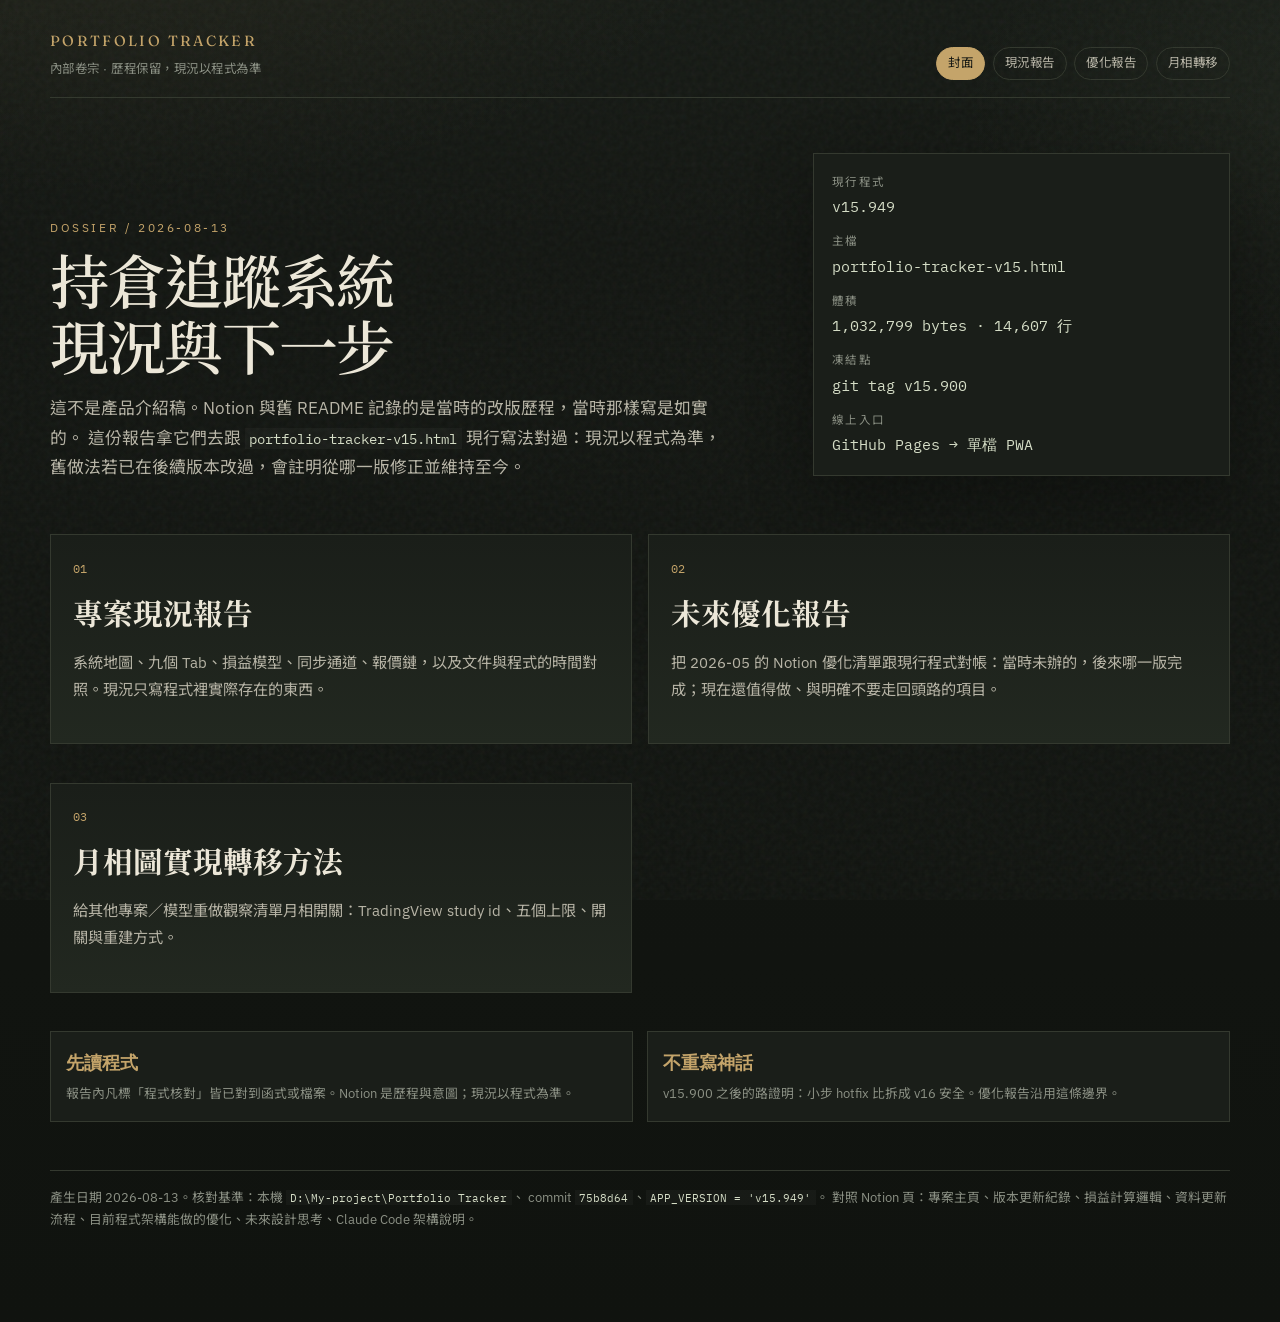
<file: 專案報告/index.html>
<!DOCTYPE html>
<html lang="zh-Hant">
<head>
    <meta charset="UTF-8">
    <meta name="viewport" content="width=device-width, initial-scale=1">
    <title>Portfolio Tracker 專案卷宗</title>
    <link rel="preconnect" href="https://fonts.googleapis.com">
    <link rel="preconnect" href="https://fonts.gstatic.com" crossorigin>
    <link href="https://fonts.googleapis.com/css2?family=Fraunces:opsz,wght@9..144,500;9..144,650&family=IBM+Plex+Mono:wght@400;500&family=IBM+Plex+Sans:wght@400;500;600&family=Noto+Sans+TC:wght@400;500;700&family=Noto+Serif+TC:wght@500;700&display=swap" rel="stylesheet">
    <link rel="stylesheet" href="report.css">
</head>
<body>
    <div class="wrap">
        <header class="topbar">
            <div class="brand">Portfolio Tracker<small>內部卷宗 · 歷程保留，現況以程式為準</small></div>
            <nav class="nav">
                <a class="now" href="index.html">封面</a>
                <a href="01-專案現況報告.html">現況報告</a>
                <a href="02-未來優化報告.html">優化報告</a>
                <a href="03-月相圖實現轉移方法.html">月相轉移</a>
            </nav>
        </header>

        <section class="hero">
            <div>
                <p class="kicker">Dossier / 2026-08-13</p>
                <h1>持倉追蹤系統<br>現況與下一步</h1>
                <p class="lede">
                    這不是產品介紹稿。Notion 與舊 README 記錄的是當時的改版歷程，當時那樣寫是如實的。
                    這份報告拿它們去跟 <code>portfolio-tracker-v15.html</code> 現行寫法對過：現況以程式為準，
                    舊做法若已在後續版本改過，會註明從哪一版修正並維持至今。
                </p>
            </div>
            <dl class="meta-card">
                <dt>現行程式</dt>
                <dd>v15.949</dd>
                <dt>主檔</dt>
                <dd>portfolio-tracker-v15.html</dd>
                <dt>體積</dt>
                <dd>1,032,799 bytes · 14,607 行</dd>
                <dt>凍結點</dt>
                <dd>git tag v15.900</dd>
                <dt>線上入口</dt>
                <dd>GitHub Pages → 單檔 PWA</dd>
            </dl>
        </section>

        <div class="doors">
            <a class="door" href="01-專案現況報告.html">
                <div class="no">01</div>
                <h2>專案現況報告</h2>
                <p>系統地圖、九個 Tab、損益模型、同步通道、報價鏈，以及文件與程式的時間對照。現況只寫程式裡實際存在的東西。</p>
            </a>
            <a class="door" href="02-未來優化報告.html">
                <div class="no">02</div>
                <h2>未來優化報告</h2>
                <p>把 2026-05 的 Notion 優化清單跟現行程式對帳：當時未辦的，後來哪一版完成；現在還值得做、與明確不要走回頭路的項目。</p>
            </a>
        </div>
        <div class="doors">
            <a class="door" href="03-月相圖實現轉移方法.html">
                <div class="no">03</div>
                <h2>月相圖實現轉移方法</h2>
                <p>給其他專案／模型重做觀察清單月相開關：TradingView study id、五個上限、開關與重建方式。</p>
            </a>
        </div>

        <div class="grid-2">
            <div class="stat">
                <b>先讀程式</b>
                <span>報告內凡標「程式核對」皆已對到函式或檔案。Notion 是歷程與意圖；現況以程式為準。</span>
            </div>
            <div class="stat">
                <b>不重寫神話</b>
                <span>v15.900 之後的路證明：小步 hotfix 比拆成 v16 安全。優化報告沿用這條邊界。</span>
            </div>
        </div>

        <p class="footer">
            產生日期 2026-08-13。核對基準：本機 <code>D:\My-project\Portfolio Tracker</code>、
            commit <code>75b8d64</code>、<code>APP_VERSION = 'v15.949'</code>。
            對照 Notion 頁：專案主頁、版本更新紀錄、損益計算邏輯、資料更新流程、目前程式架構能做的優化、未來設計思考、Claude Code 架構說明。
        </p>
    </div>
</body>
</html>
</file>
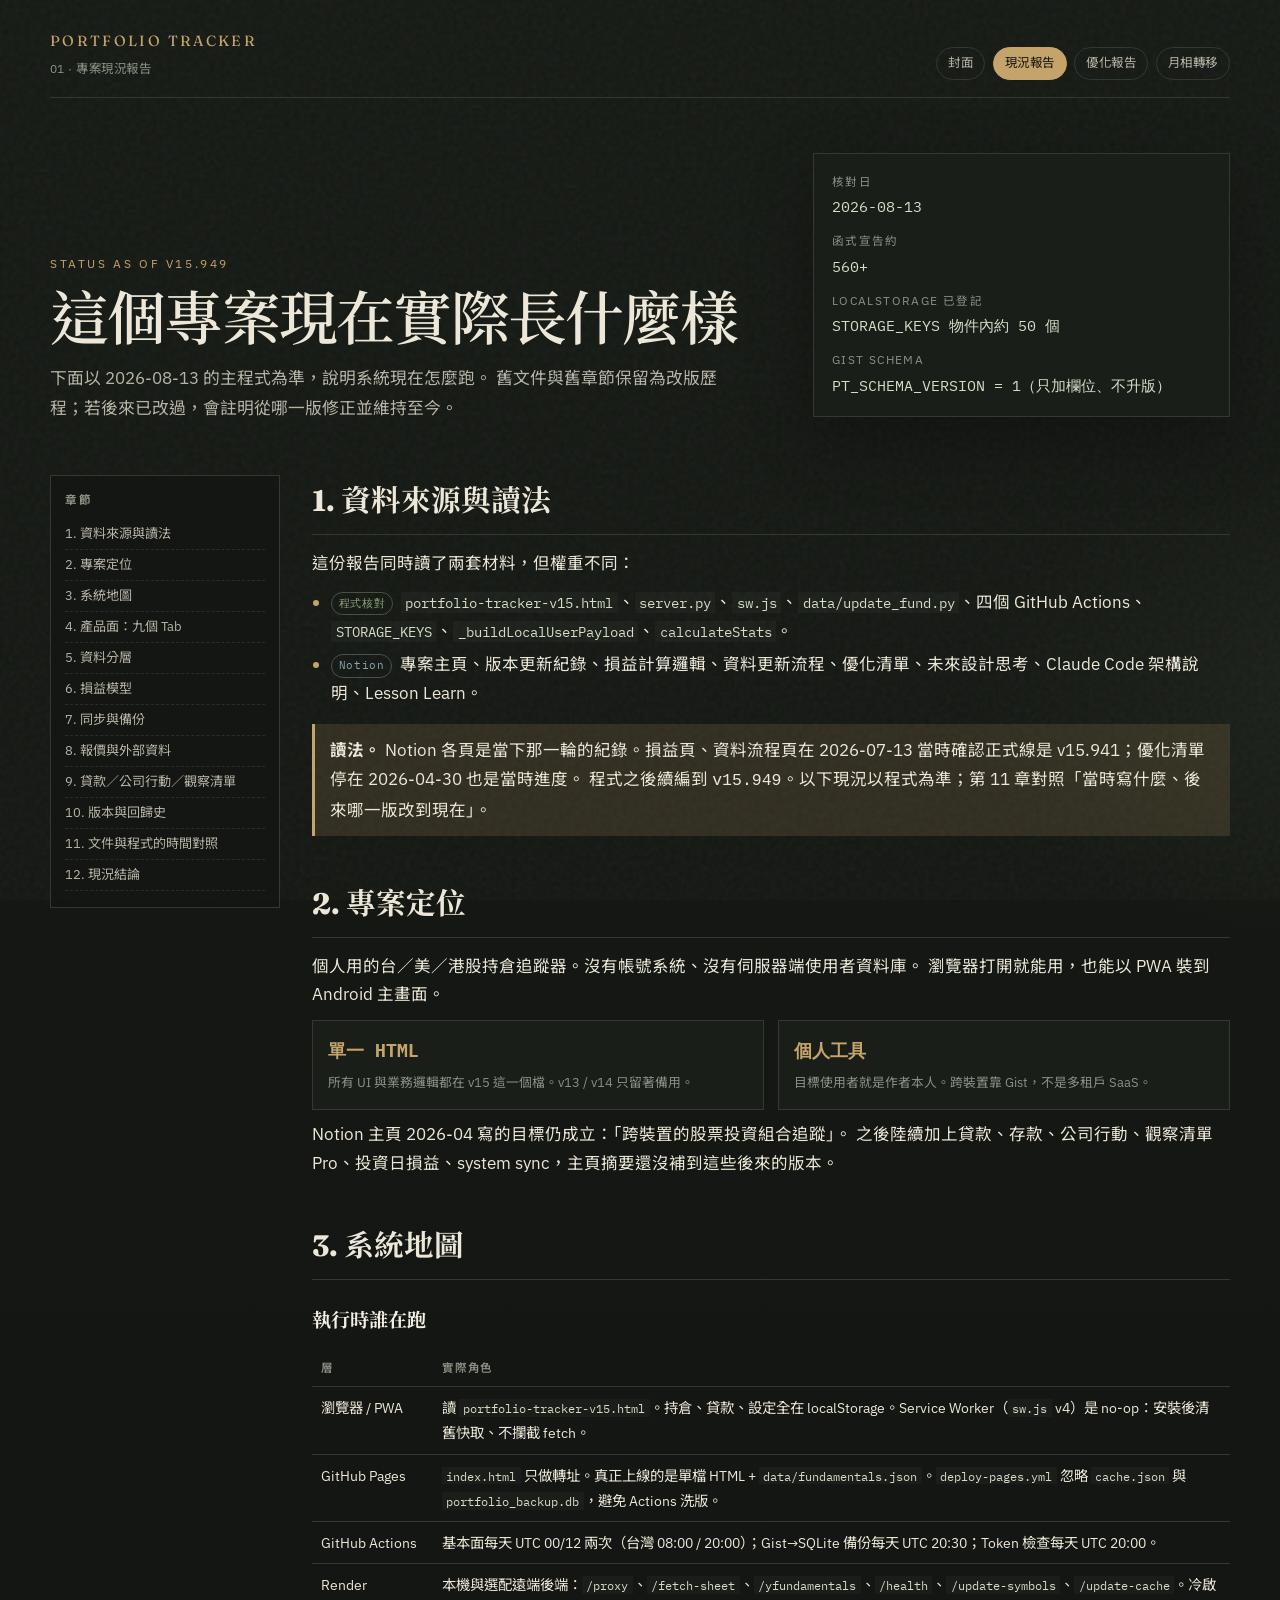
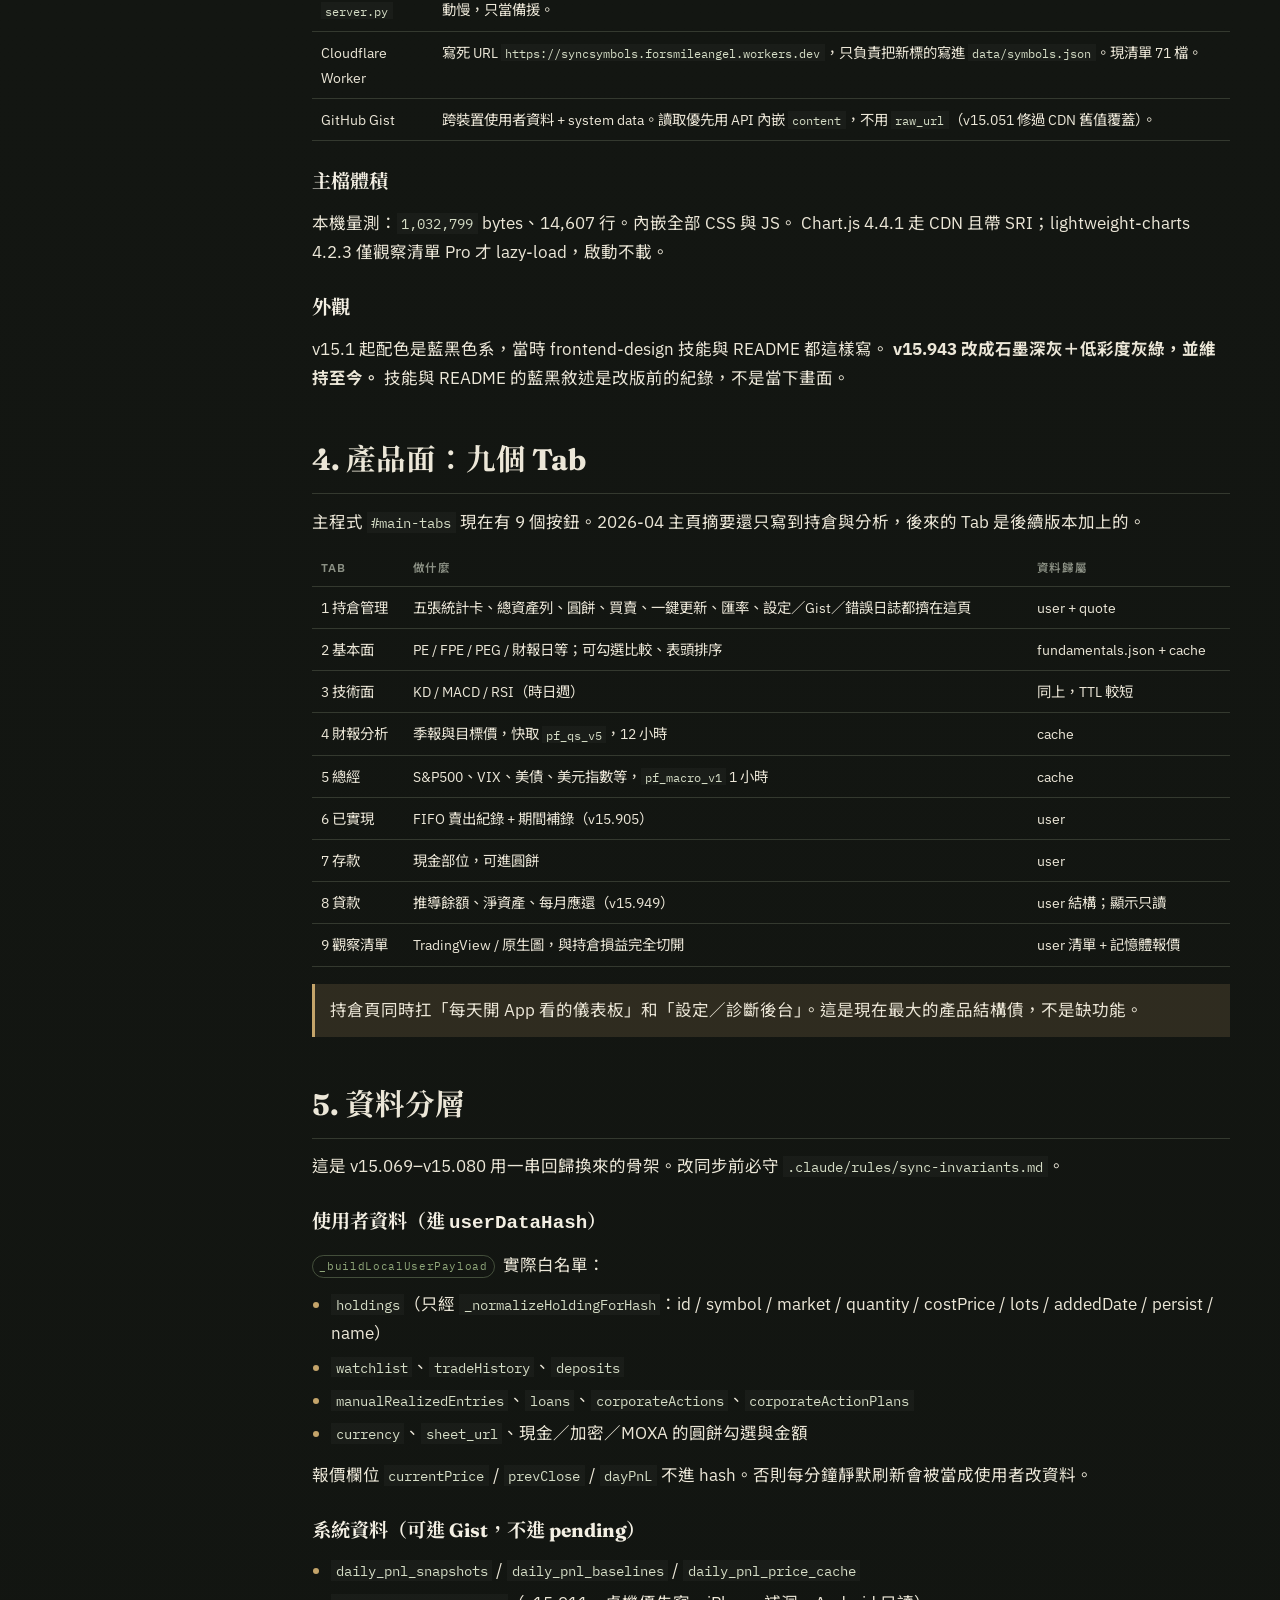
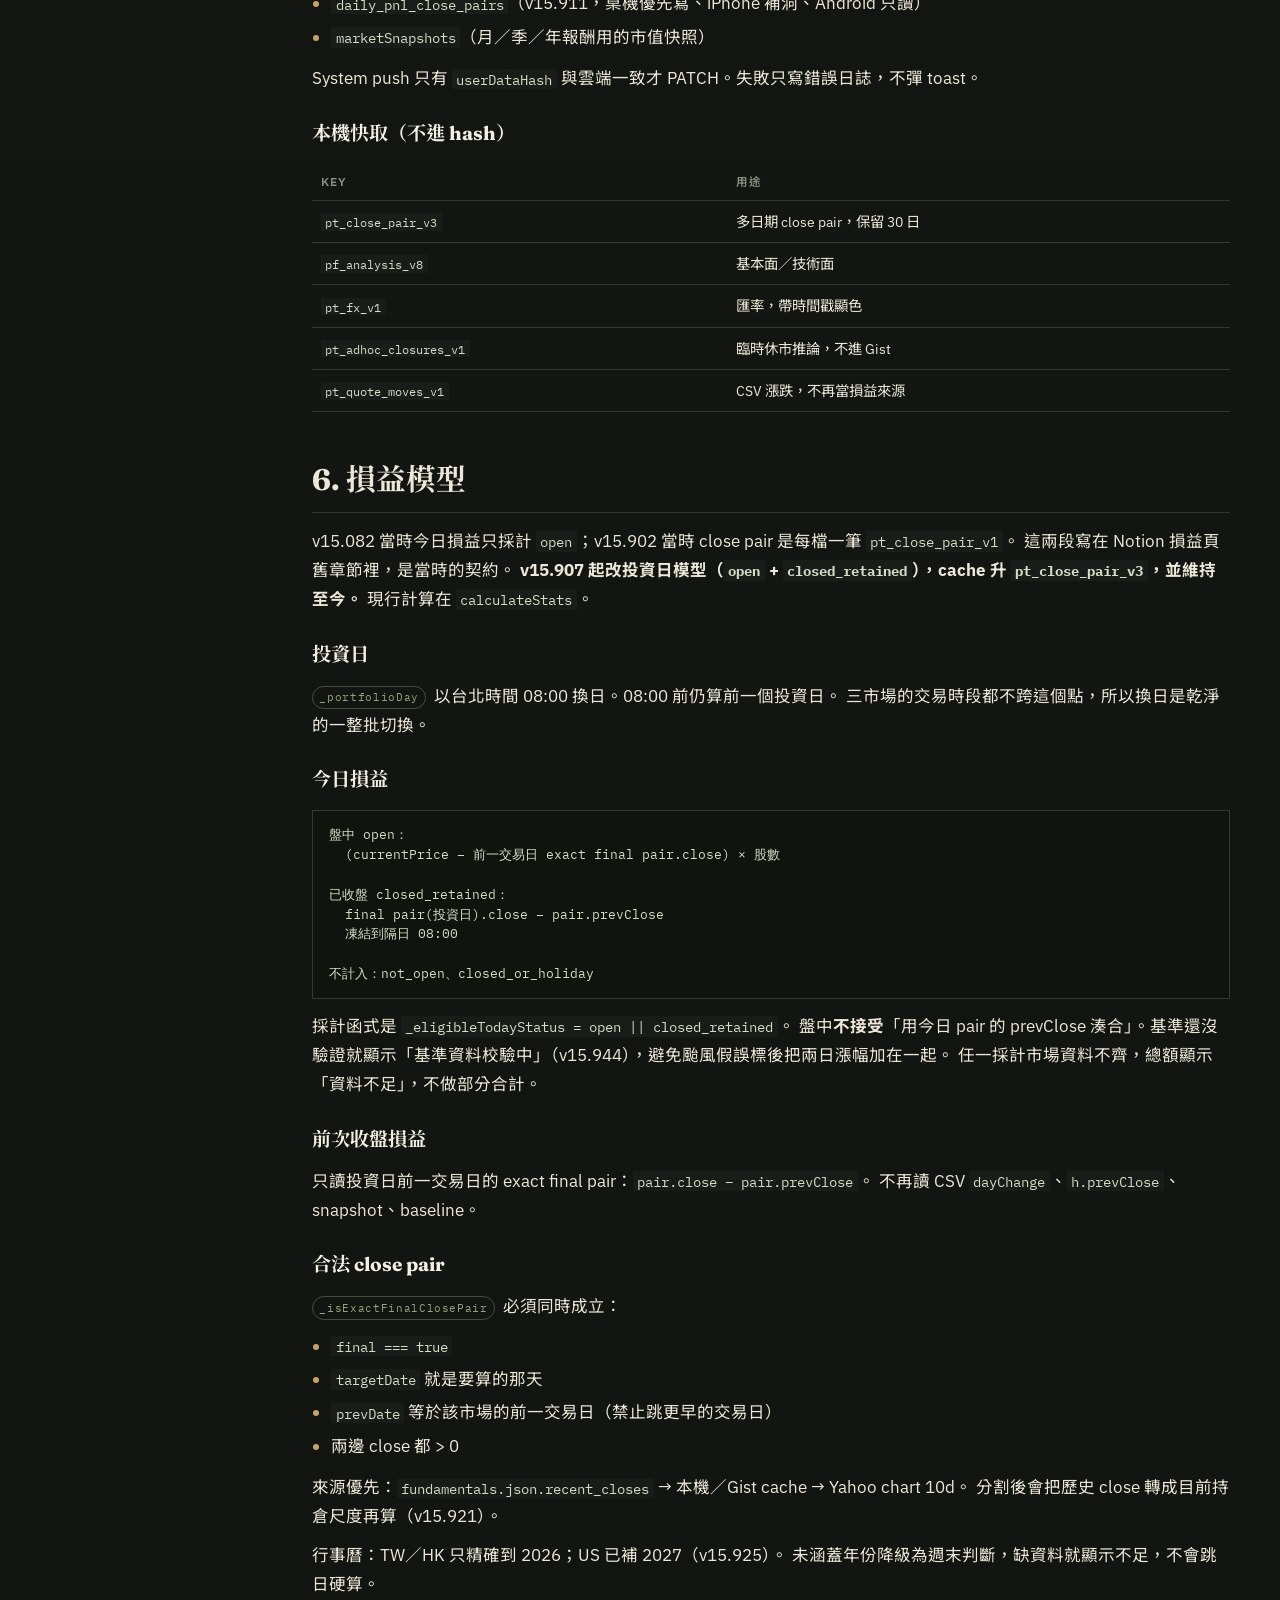
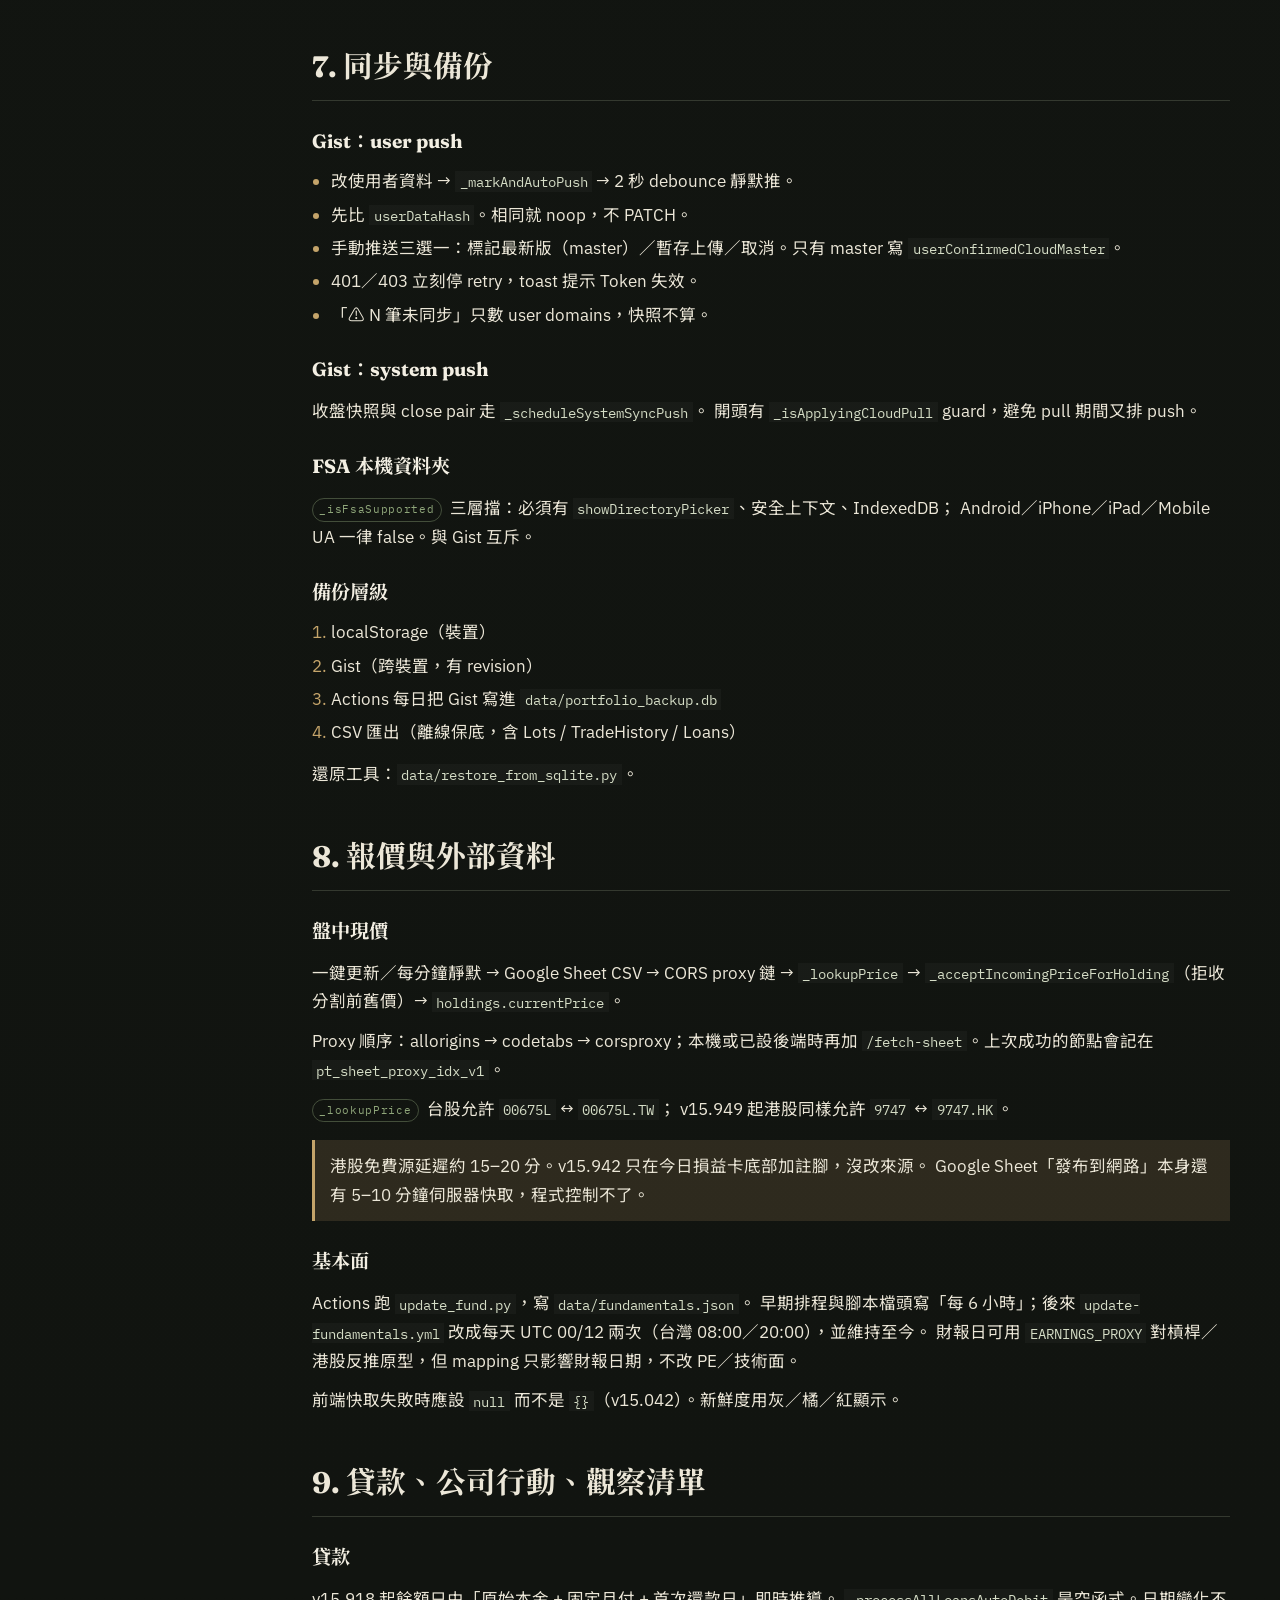
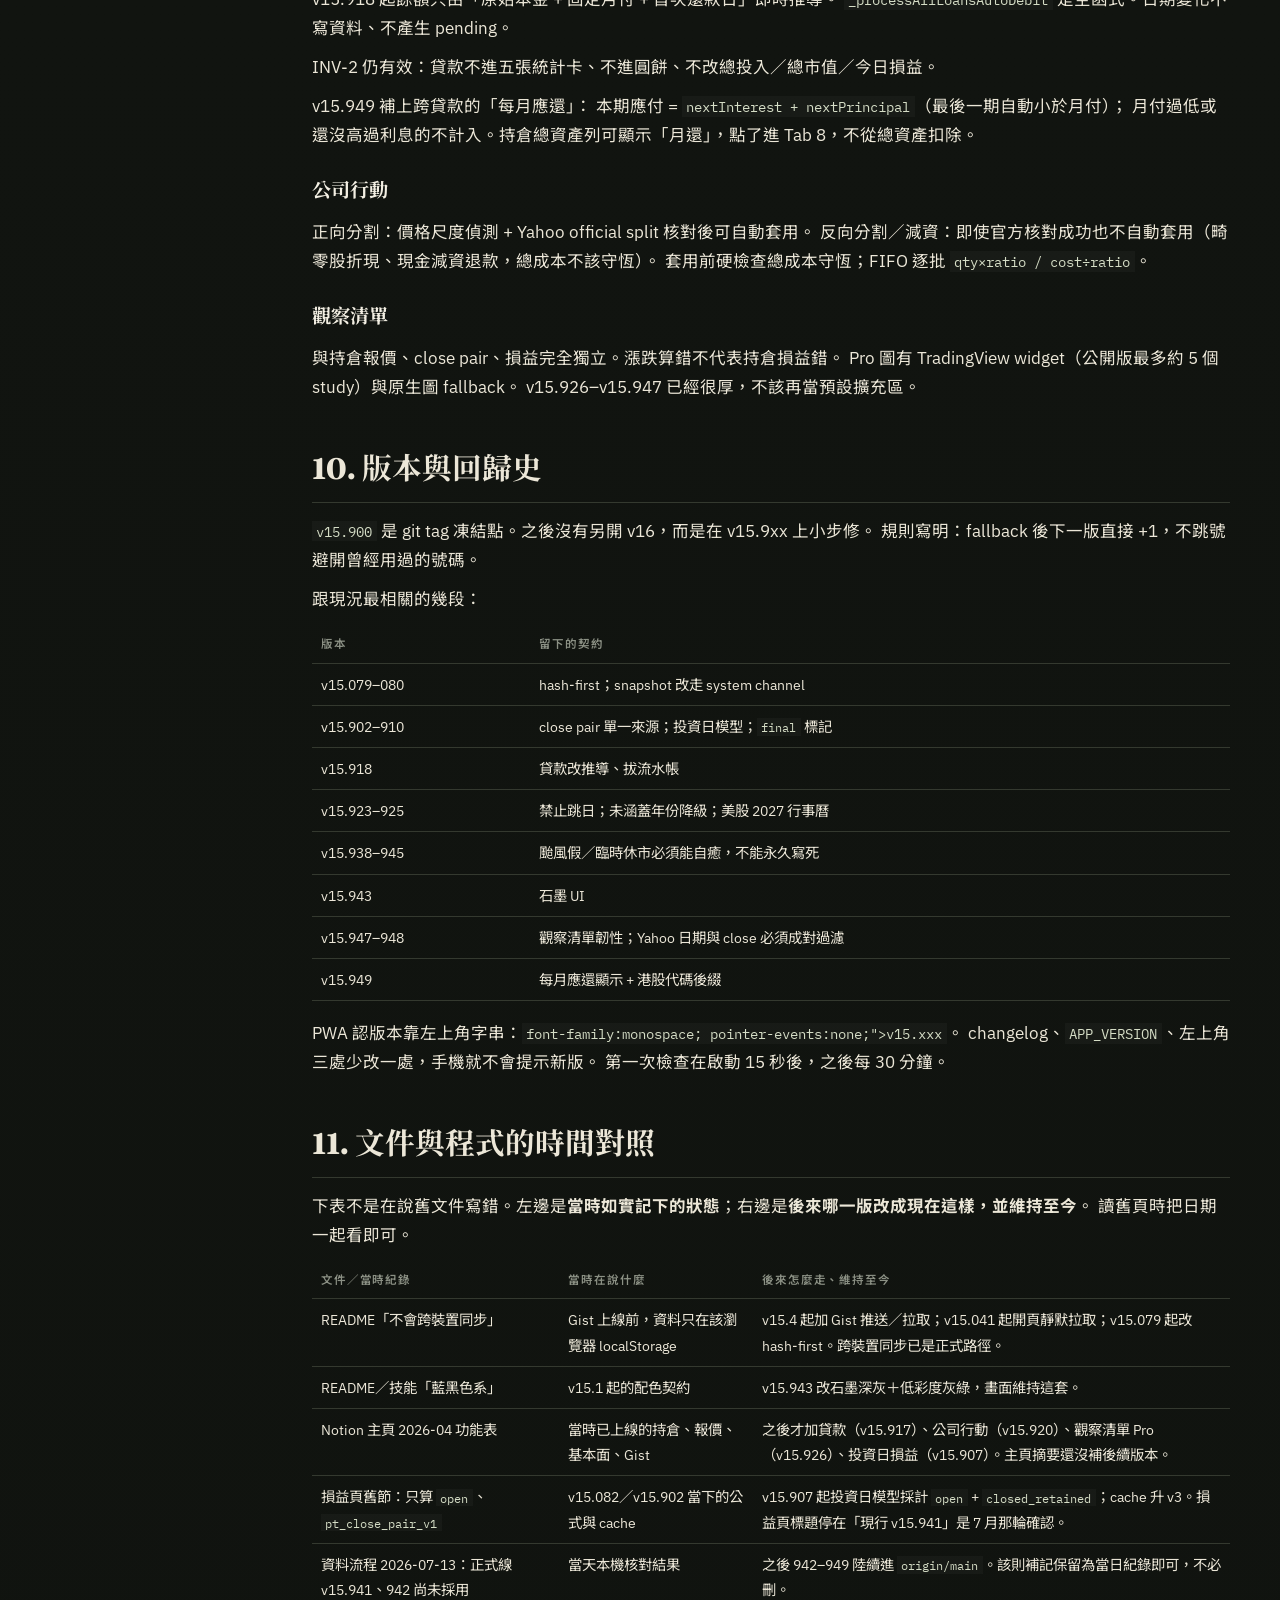
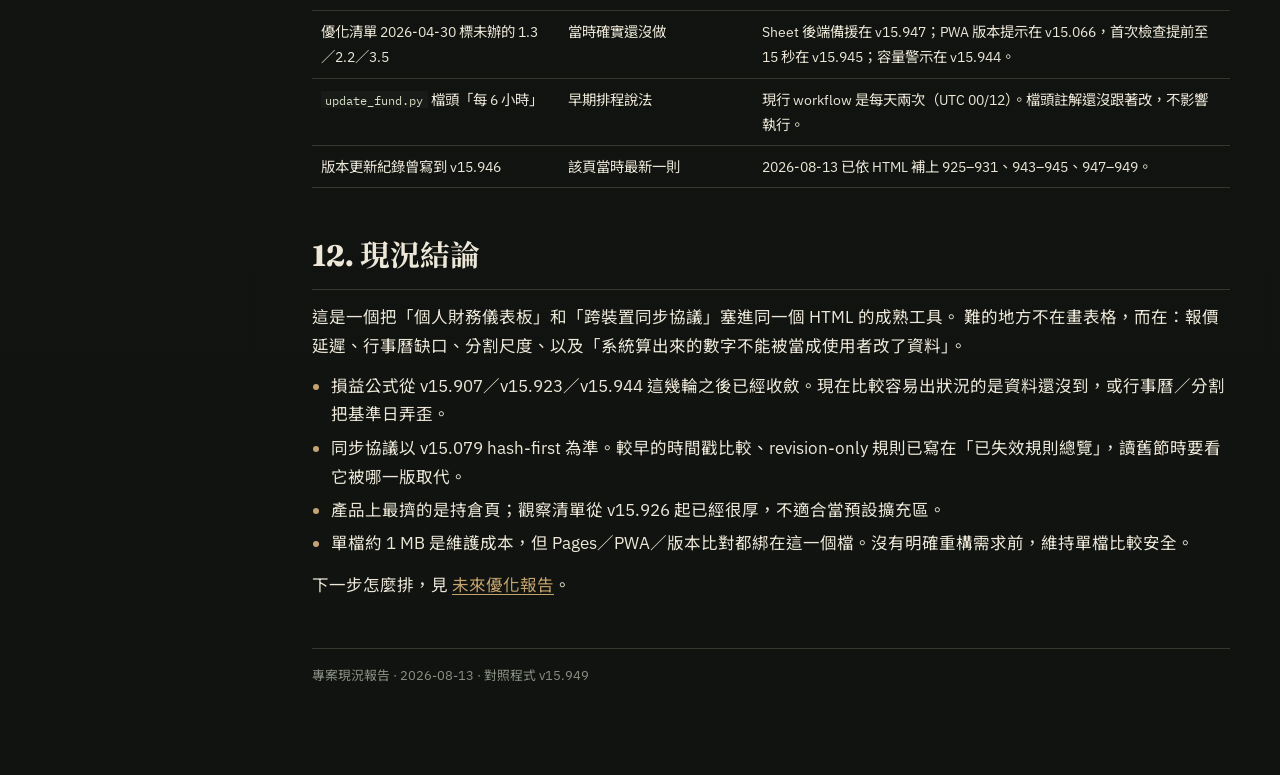
<file: 專案報告/01-專案現況報告.html>
<!DOCTYPE html>
<html lang="zh-Hant">
<head>
    <meta charset="UTF-8">
    <meta name="viewport" content="width=device-width, initial-scale=1">
    <title>01 專案現況報告 · Portfolio Tracker</title>
    <link rel="preconnect" href="https://fonts.googleapis.com">
    <link rel="preconnect" href="https://fonts.gstatic.com" crossorigin>
    <link href="https://fonts.googleapis.com/css2?family=Fraunces:opsz,wght@9..144,500;9..144,650&family=IBM+Plex+Mono:wght@400;500&family=IBM+Plex+Sans:wght@400;500;600&family=Noto+Sans+TC:wght@400;500;700&family=Noto+Serif+TC:wght@500;700&display=swap" rel="stylesheet">
    <link rel="stylesheet" href="report.css">
</head>
<body>
    <div class="wrap">
        <header class="topbar">
            <div class="brand">Portfolio Tracker<small>01 · 專案現況報告</small></div>
            <nav class="nav">
                <a href="index.html">封面</a>
                <a class="now" href="01-專案現況報告.html">現況報告</a>
                <a href="02-未來優化報告.html">優化報告</a>
                <a href="03-月相圖實現轉移方法.html">月相轉移</a>
            </nav>
        </header>

        <section class="hero">
            <div>
                <p class="kicker">Status as of v15.949</p>
                <h1>這個專案現在實際長什麼樣</h1>
                <p class="lede">
                    下面以 2026-08-13 的主程式為準，說明系統現在怎麼跑。
                    舊文件與舊章節保留為改版歷程；若後來已改過，會註明從哪一版修正並維持至今。
                </p>
            </div>
            <dl class="meta-card">
                <dt>核對日</dt>
                <dd>2026-08-13</dd>
                <dt>函式宣告約</dt>
                <dd>560+</dd>
                <dt>localStorage 已登記</dt>
                <dd>STORAGE_KEYS 物件內約 50 個</dd>
                <dt>Gist schema</dt>
                <dd>PT_SCHEMA_VERSION = 1（只加欄位、不升版）</dd>
            </dl>
        </section>

        <div class="layout">
            <aside class="toc">
                <strong>章節</strong>
                <a href="#s1">1. 資料來源與讀法</a>
                <a href="#s2">2. 專案定位</a>
                <a href="#s3">3. 系統地圖</a>
                <a href="#s4">4. 產品面：九個 Tab</a>
                <a href="#s5">5. 資料分層</a>
                <a href="#s6">6. 損益模型</a>
                <a href="#s7">7. 同步與備份</a>
                <a href="#s8">8. 報價與外部資料</a>
                <a href="#s9">9. 貸款／公司行動／觀察清單</a>
                <a href="#s10">10. 版本與回歸史</a>
                <a href="#s11">11. 文件與程式的時間對照</a>
                <a href="#s12">12. 現況結論</a>
            </aside>

            <article>
                <section id="s1">
                    <h2>1. 資料來源與讀法</h2>
                    <p>這份報告同時讀了兩套材料，但權重不同：</p>
                    <ul>
                        <li><span class="badge code">程式核對</span> <code>portfolio-tracker-v15.html</code>、<code>server.py</code>、<code>sw.js</code>、<code>data/update_fund.py</code>、四個 GitHub Actions、<code>STORAGE_KEYS</code>、<code>_buildLocalUserPayload</code>、<code>calculateStats</code>。</li>
                        <li><span class="badge notion">Notion</span> 專案主頁、版本更新紀錄、損益計算邏輯、資料更新流程、優化清單、未來設計思考、Claude Code 架構說明、Lesson Learn。</li>
                    </ul>
                    <div class="note">
                        <strong>讀法。</strong>
                        Notion 各頁是當下那一輪的紀錄。損益頁、資料流程頁在 2026-07-13 當時確認正式線是 v15.941；優化清單停在 2026-04-30 也是當時進度。
                        程式之後續編到 <code>v15.949</code>。以下現況以程式為準；第 11 章對照「當時寫什麼、後來哪一版改到現在」。
                    </div>
                </section>

                <section id="s2">
                    <h2>2. 專案定位</h2>
                    <p>
                        個人用的台／美／港股持倉追蹤器。沒有帳號系統、沒有伺服器端使用者資料庫。
                        瀏覽器打開就能用，也能以 PWA 裝到 Android 主畫面。
                    </p>
                    <div class="grid-2">
                        <div class="stat"><b>單一 HTML</b><span>所有 UI 與業務邏輯都在 v15 這一個檔。v13 / v14 只留著備用。</span></div>
                        <div class="stat"><b>個人工具</b><span>目標使用者就是作者本人。跨裝置靠 Gist，不是多租戶 SaaS。</span></div>
                    </div>
                    <p>
                        Notion 主頁 2026-04 寫的目標仍成立：「跨裝置的股票投資組合追蹤」。
                        之後陸續加上貸款、存款、公司行動、觀察清單 Pro、投資日損益、system sync，主頁摘要還沒補到這些後來的版本。
                    </p>
                </section>

                <section id="s3">
                    <h2>3. 系統地圖</h2>
                    <h3>執行時誰在跑</h3>
                    <table>
                        <tr><th>層</th><th>實際角色</th></tr>
                        <tr>
                            <td>瀏覽器 / PWA</td>
                            <td>讀 <code>portfolio-tracker-v15.html</code>。持倉、貸款、設定全在 localStorage。Service Worker（<code>sw.js</code> v4）是 no-op：安裝後清舊快取、不攔截 fetch。</td>
                        </tr>
                        <tr>
                            <td>GitHub Pages</td>
                            <td><code>index.html</code> 只做轉址。真正上線的是單檔 HTML + <code>data/fundamentals.json</code>。<code>deploy-pages.yml</code> 忽略 <code>cache.json</code> 與 <code>portfolio_backup.db</code>，避免 Actions 洗版。</td>
                        </tr>
                        <tr>
                            <td>GitHub Actions</td>
                            <td>基本面每天 UTC 00/12 兩次（台灣 08:00 / 20:00）；Gist→SQLite 備份每天 UTC 20:30；Token 檢查每天 UTC 20:00。</td>
                        </tr>
                        <tr>
                            <td>Render <code>server.py</code></td>
                            <td>本機與選配遠端後端：<code>/proxy</code>、<code>/fetch-sheet</code>、<code>/yfundamentals</code>、<code>/health</code>、<code>/update-symbols</code>、<code>/update-cache</code>。冷啟動慢，只當備援。</td>
                        </tr>
                        <tr>
                            <td>Cloudflare Worker</td>
                            <td>寫死 URL <code>https://syncsymbols.forsmileangel.workers.dev</code>，只負責把新標的寫進 <code>data/symbols.json</code>。現清單 71 檔。</td>
                        </tr>
                        <tr>
                            <td>GitHub Gist</td>
                            <td>跨裝置使用者資料 + system data。讀取優先用 API 內嵌 <code>content</code>，不用 <code>raw_url</code>（v15.051 修過 CDN 舊值覆蓋）。</td>
                        </tr>
                    </table>

                    <h3>主檔體積</h3>
                    <p>
                        本機量測：<code>1,032,799</code> bytes、14,607 行。內嵌全部 CSS 與 JS。
                        Chart.js 4.4.1 走 CDN 且帶 SRI；lightweight-charts 4.2.3 僅觀察清單 Pro 才 lazy-load，啟動不載。
                    </p>

                    <h3>外觀</h3>
                    <p>
                        v15.1 起配色是藍黑色系，當時 frontend-design 技能與 README 都這樣寫。
                        <strong>v15.943 改成石墨深灰＋低彩度灰綠，並維持至今。</strong>
                        技能與 README 的藍黑敘述是改版前的紀錄，不是當下畫面。
                    </p>
                </section>

                <section id="s4">
                    <h2>4. 產品面：九個 Tab</h2>
                    <p>主程式 <code>#main-tabs</code> 現在有 9 個按鈕。2026-04 主頁摘要還只寫到持倉與分析，後來的 Tab 是後續版本加上的。</p>
                    <table>
                        <tr><th>Tab</th><th>做什麼</th><th>資料歸屬</th></tr>
                        <tr><td>1 持倉管理</td><td>五張統計卡、總資產列、圓餅、買賣、一鍵更新、匯率、設定／Gist／錯誤日誌都擠在這頁</td><td>user + quote</td></tr>
                        <tr><td>2 基本面</td><td>PE / FPE / PEG / 財報日等；可勾選比較、表頭排序</td><td>fundamentals.json + cache</td></tr>
                        <tr><td>3 技術面</td><td>KD / MACD / RSI（時日週）</td><td>同上，TTL 較短</td></tr>
                        <tr><td>4 財報分析</td><td>季報與目標價，快取 <code>pf_qs_v5</code>，12 小時</td><td>cache</td></tr>
                        <tr><td>5 總經</td><td>S&amp;P500、VIX、美債、美元指數等，<code>pf_macro_v1</code> 1 小時</td><td>cache</td></tr>
                        <tr><td>6 已實現</td><td>FIFO 賣出紀錄 + 期間補錄（v15.905）</td><td>user</td></tr>
                        <tr><td>7 存款</td><td>現金部位，可進圓餅</td><td>user</td></tr>
                        <tr><td>8 貸款</td><td>推導餘額、淨資產、每月應還（v15.949）</td><td>user 結構；顯示只讀</td></tr>
                        <tr><td>9 觀察清單</td><td>TradingView / 原生圖，與持倉損益完全切開</td><td>user 清單 + 記憶體報價</td></tr>
                    </table>
                    <div class="note">
                        持倉頁同時扛「每天開 App 看的儀表板」和「設定／診斷後台」。這是現在最大的產品結構債，不是缺功能。
                    </div>
                </section>

                <section id="s5">
                    <h2>5. 資料分層</h2>
                    <p>
                        這是 v15.069–v15.080 用一串回歸換來的骨架。改同步前必守
                        <code>.claude/rules/sync-invariants.md</code>。
                    </p>
                    <h3>使用者資料（進 <code>userDataHash</code>）</h3>
                    <p><span class="badge code">_buildLocalUserPayload</span> 實際白名單：</p>
                    <ul>
                        <li><code>holdings</code>（只經 <code>_normalizeHoldingForHash</code>：id / symbol / market / quantity / costPrice / lots / addedDate / persist / name）</li>
                        <li><code>watchlist</code>、<code>tradeHistory</code>、<code>deposits</code></li>
                        <li><code>manualRealizedEntries</code>、<code>loans</code>、<code>corporateActions</code>、<code>corporateActionPlans</code></li>
                        <li><code>currency</code>、<code>sheet_url</code>、現金／加密／MOXA 的圓餅勾選與金額</li>
                    </ul>
                    <p>報價欄位 <code>currentPrice</code> / <code>prevClose</code> / <code>dayPnL</code> 不進 hash。否則每分鐘靜默刷新會被當成使用者改資料。</p>

                    <h3>系統資料（可進 Gist，不進 pending）</h3>
                    <ul>
                        <li><code>daily_pnl_snapshots</code> / <code>daily_pnl_baselines</code> / <code>daily_pnl_price_cache</code></li>
                        <li><code>daily_pnl_close_pairs</code>（v15.911，桌機優先寫、iPhone 補洞、Android 只讀）</li>
                        <li><code>marketSnapshots</code>（月／季／年報酬用的市值快照）</li>
                    </ul>
                    <p>System push 只有 <code>userDataHash</code> 與雲端一致才 PATCH。失敗只寫錯誤日誌，不彈 toast。</p>

                    <h3>本機快取（不進 hash）</h3>
                    <table>
                        <tr><th>Key</th><th>用途</th></tr>
                        <tr><td><code>pt_close_pair_v3</code></td><td>多日期 close pair，保留 30 日</td></tr>
                        <tr><td><code>pf_analysis_v8</code></td><td>基本面／技術面</td></tr>
                        <tr><td><code>pt_fx_v1</code></td><td>匯率，帶時間戳顯色</td></tr>
                        <tr><td><code>pt_adhoc_closures_v1</code></td><td>臨時休市推論，不進 Gist</td></tr>
                        <tr><td><code>pt_quote_moves_v1</code></td><td>CSV 漲跌，不再當損益來源</td></tr>
                    </table>
                </section>

                <section id="s6">
                    <h2>6. 損益模型</h2>
                    <p>
                        v15.082 當時今日損益只採計 <code>open</code>；v15.902 當時 close pair 是每檔一筆 <code>pt_close_pair_v1</code>。
                        這兩段寫在 Notion 損益頁舊章節裡，是當時的契約。
                        <strong>v15.907 起改投資日模型（<code>open</code> + <code>closed_retained</code>），cache 升 <code>pt_close_pair_v3</code>，並維持至今。</strong>
                        現行計算在 <code>calculateStats</code>。
                    </p>

                    <h3>投資日</h3>
                    <p>
                        <span class="badge code">_portfolioDay</span>
                        以台北時間 08:00 換日。08:00 前仍算前一個投資日。
                        三市場的交易時段都不跨這個點，所以換日是乾淨的一整批切換。
                    </p>

                    <h3>今日損益</h3>
                    <pre>盤中 open：
  (currentPrice − 前一交易日 exact final pair.close) × 股數

已收盤 closed_retained：
  final pair(投資日).close − pair.prevClose
  凍結到隔日 08:00

不計入：not_open、closed_or_holiday</pre>
                    <p>
                        採計函式是 <code>_eligibleTodayStatus = open || closed_retained</code>。
                        盤中<strong>不接受</strong>「用今日 pair 的 prevClose 湊合」。基準還沒驗證就顯示「基準資料校驗中」（v15.944），避免颱風假誤標後把兩日漲幅加在一起。
                        任一採計市場資料不齊，總額顯示「資料不足」，不做部分合計。
                    </p>

                    <h3>前次收盤損益</h3>
                    <p>
                        只讀投資日前一交易日的 exact final pair：<code>pair.close − pair.prevClose</code>。
                        不再讀 CSV <code>dayChange</code>、<code>h.prevClose</code>、snapshot、baseline。
                    </p>

                    <h3>合法 close pair</h3>
                    <p><span class="badge code">_isExactFinalClosePair</span> 必須同時成立：</p>
                    <ul>
                        <li><code>final === true</code></li>
                        <li><code>targetDate</code> 就是要算的那天</li>
                        <li><code>prevDate</code> 等於該市場的前一交易日（禁止跳更早的交易日）</li>
                        <li>兩邊 close 都 &gt; 0</li>
                    </ul>
                    <p>
                        來源優先：<code>fundamentals.json.recent_closes</code> → 本機／Gist cache → Yahoo chart 10d。
                        分割後會把歷史 close 轉成目前持倉尺度再算（v15.921）。
                    </p>
                    <p>
                        行事曆：TW／HK 只精確到 2026；US 已補 2027（v15.925）。
                        未涵蓋年份降級為週末判斷，缺資料就顯示不足，不會跳日硬算。
                    </p>
                </section>

                <section id="s7">
                    <h2>7. 同步與備份</h2>
                    <h3>Gist：user push</h3>
                    <ul>
                        <li>改使用者資料 → <code>_markAndAutoPush</code> → 2 秒 debounce 靜默推。</li>
                        <li>先比 <code>userDataHash</code>。相同就 noop，不 PATCH。</li>
                        <li>手動推送三選一：標記最新版（master）／暫存上傳／取消。只有 master 寫 <code>userConfirmedCloudMaster</code>。</li>
                        <li>401／403 立刻停 retry，toast 提示 Token 失效。</li>
                        <li>「⚠ N 筆未同步」只數 user domains，快照不算。</li>
                    </ul>

                    <h3>Gist：system push</h3>
                    <p>
                        收盤快照與 close pair 走 <code>_scheduleSystemSyncPush</code>。
                        開頭有 <code>_isApplyingCloudPull</code> guard，避免 pull 期間又排 push。
                    </p>

                    <h3>FSA 本機資料夾</h3>
                    <p>
                        <span class="badge code">_isFsaSupported</span>
                        三層擋：必須有 <code>showDirectoryPicker</code>、安全上下文、IndexedDB；
                        Android／iPhone／iPad／Mobile UA 一律 false。與 Gist 互斥。
                    </p>

                    <h3>備份層級</h3>
                    <ol>
                        <li>localStorage（裝置）</li>
                        <li>Gist（跨裝置，有 revision）</li>
                        <li>Actions 每日把 Gist 寫進 <code>data/portfolio_backup.db</code></li>
                        <li>CSV 匯出（離線保底，含 Lots / TradeHistory / Loans）</li>
                    </ol>
                    <p>還原工具：<code>data/restore_from_sqlite.py</code>。</p>
                </section>

                <section id="s8">
                    <h2>8. 報價與外部資料</h2>
                    <h3>盤中現價</h3>
                    <p>
                        一鍵更新／每分鐘靜默 → Google Sheet CSV → CORS proxy 鏈 →
                        <code>_lookupPrice</code> → <code>_acceptIncomingPriceForHolding</code>（拒收分割前舊價）→ <code>holdings.currentPrice</code>。
                    </p>
                    <p>
                        Proxy 順序：allorigins → codetabs → corsproxy；本機或已設後端時再加
                        <code>/fetch-sheet</code>。上次成功的節點會記在 <code>pt_sheet_proxy_idx_v1</code>。
                    </p>
                    <p>
                        <span class="badge code">_lookupPrice</span>
                        台股允許 <code>00675L</code> ↔ <code>00675L.TW</code>；
                        v15.949 起港股同樣允許 <code>9747</code> ↔ <code>9747.HK</code>。
                    </p>
                    <div class="note">
                        港股免費源延遲約 15–20 分。v15.942 只在今日損益卡底部加註腳，沒改來源。
                        Google Sheet「發布到網路」本身還有 5–10 分鐘伺服器快取，程式控制不了。
                    </div>

                    <h3>基本面</h3>
                    <p>
                        Actions 跑 <code>update_fund.py</code>，寫 <code>data/fundamentals.json</code>。
                        早期排程與腳本檔頭寫「每 6 小時」；後來 <code>update-fundamentals.yml</code> 改成每天 UTC 00/12 兩次（台灣 08:00／20:00），並維持至今。
                        財報日可用 <code>EARNINGS_PROXY</code> 對槓桿／港股反推原型，但 mapping 只影響財報日期，不改 PE／技術面。
                    </p>
                    <p>前端快取失敗時應設 <code>null</code> 而不是 <code>{}</code>（v15.042）。新鮮度用灰／橘／紅顯示。</p>
                </section>

                <section id="s9">
                    <h2>9. 貸款、公司行動、觀察清單</h2>
                    <h3>貸款</h3>
                    <p>
                        v15.918 起餘額只由「原始本金 + 固定月付 + 首次還款日」即時推導。
                        <code>_processAllLoansAutoDebit</code> 是空函式。日期變化不寫資料、不產生 pending。
                    </p>
                    <p>INV-2 仍有效：貸款不進五張統計卡、不進圓餅、不改總投入／總市值／今日損益。</p>
                    <p>
                        v15.949 補上跨貸款的「每月應還」：
                        本期應付 = <code>nextInterest + nextPrincipal</code>（最後一期自動小於月付）；
                        月付過低或還沒高過利息的不計入。持倉總資產列可顯示「月還」，點了進 Tab 8，不從總資產扣除。
                    </p>

                    <h3>公司行動</h3>
                    <p>
                        正向分割：價格尺度偵測 + Yahoo official split 核對後可自動套用。
                        反向分割／減資：即使官方核對成功也不自動套用（畸零股折現、現金減資退款，總成本不該守恆）。
                        套用前硬檢查總成本守恆；FIFO 逐批 <code>qty×ratio / cost÷ratio</code>。
                    </p>

                    <h3>觀察清單</h3>
                    <p>
                        與持倉報價、close pair、損益完全獨立。漲跌算錯不代表持倉損益錯。
                        Pro 圖有 TradingView widget（公開版最多約 5 個 study）與原生圖 fallback。
                        v15.926–v15.947 已經很厚，不該再當預設擴充區。
                    </p>
                </section>

                <section id="s10">
                    <h2>10. 版本與回歸史</h2>
                    <p>
                        <code>v15.900</code> 是 git tag 凍結點。之後沒有另開 v16，而是在 v15.9xx 上小步修。
                        規則寫明：fallback 後下一版直接 +1，不跳號避開曾經用過的號碼。
                    </p>
                    <p>跟現況最相關的幾段：</p>
                    <table>
                        <tr><th>版本</th><th>留下的契約</th></tr>
                        <tr><td>v15.079–080</td><td>hash-first；snapshot 改走 system channel</td></tr>
                        <tr><td>v15.902–910</td><td>close pair 單一來源；投資日模型；<code>final</code> 標記</td></tr>
                        <tr><td>v15.918</td><td>貸款改推導、拔流水帳</td></tr>
                        <tr><td>v15.923–925</td><td>禁止跳日；未涵蓋年份降級；美股 2027 行事曆</td></tr>
                        <tr><td>v15.938–945</td><td>颱風假／臨時休市必須能自癒，不能永久寫死</td></tr>
                        <tr><td>v15.943</td><td>石墨 UI</td></tr>
                        <tr><td>v15.947–948</td><td>觀察清單韌性；Yahoo 日期與 close 必須成對過濾</td></tr>
                        <tr><td>v15.949</td><td>每月應還顯示 + 港股代碼後綴</td></tr>
                    </table>
                    <p>
                        PWA 認版本靠左上角字串：<code>font-family:monospace; pointer-events:none;">v15.xxx</code>。
                        changelog、<code>APP_VERSION</code>、左上角三處少改一處，手機就不會提示新版。
                        第一次檢查在啟動 15 秒後，之後每 30 分鐘。
                    </p>
                </section>

                <section id="s11">
                    <h2>11. 文件與程式的時間對照</h2>
                    <p>
                        下表不是在說舊文件寫錯。左邊是<strong>當時如實記下的狀態</strong>；右邊是<strong>後來哪一版改成現在這樣，並維持至今</strong>。
                        讀舊頁時把日期一起看即可。
                    </p>
                    <table>
                        <tr><th>文件／當時紀錄</th><th>當時在說什麼</th><th>後來怎麼走、維持至今</th></tr>
                        <tr>
                            <td>README「不會跨裝置同步」</td>
                            <td>Gist 上線前，資料只在該瀏覽器 localStorage</td>
                            <td>v15.4 起加 Gist 推送／拉取；v15.041 起開頁靜默拉取；v15.079 起改 hash-first。跨裝置同步已是正式路徑。</td>
                        </tr>
                        <tr>
                            <td>README／技能「藍黑色系」</td>
                            <td>v15.1 起的配色契約</td>
                            <td>v15.943 改石墨深灰＋低彩度灰綠，畫面維持這套。</td>
                        </tr>
                        <tr>
                            <td>Notion 主頁 2026-04 功能表</td>
                            <td>當時已上線的持倉、報價、基本面、Gist</td>
                            <td>之後才加貸款（v15.917）、公司行動（v15.920）、觀察清單 Pro（v15.926）、投資日損益（v15.907）。主頁摘要還沒補後續版本。</td>
                        </tr>
                        <tr>
                            <td>損益頁舊節：只算 <code>open</code>、<code>pt_close_pair_v1</code></td>
                            <td>v15.082／v15.902 當下的公式與 cache</td>
                            <td>v15.907 起投資日模型採計 <code>open</code> + <code>closed_retained</code>；cache 升 v3。損益頁標題停在「現行 v15.941」是 7 月那輪確認。</td>
                        </tr>
                        <tr>
                            <td>資料流程 2026-07-13：正式線 v15.941、942 尚未採用</td>
                            <td>當天本機核對結果</td>
                            <td>之後 942–949 陸續進 <code>origin/main</code>。該則補記保留為當日紀錄即可，不必刪。</td>
                        </tr>
                        <tr>
                            <td>優化清單 2026-04-30 標未辦的 1.3／2.2／3.5</td>
                            <td>當時確實還沒做</td>
                            <td>Sheet 後端備援在 v15.947；PWA 版本提示在 v15.066，首次檢查提前至 15 秒在 v15.945；容量警示在 v15.944。</td>
                        </tr>
                        <tr>
                            <td><code>update_fund.py</code> 檔頭「每 6 小時」</td>
                            <td>早期排程說法</td>
                            <td>現行 workflow 是每天兩次（UTC 00/12）。檔頭註解還沒跟著改，不影響執行。</td>
                        </tr>
                        <tr>
                            <td>版本更新紀錄曾寫到 v15.946</td>
                            <td>該頁當時最新一則</td>
                            <td>2026-08-13 已依 HTML 補上 925–931、943–945、947–949。</td>
                        </tr>
                    </table>
                </section>

                <section id="s12">
                    <h2>12. 現況結論</h2>
                    <p>
                        這是一個把「個人財務儀表板」和「跨裝置同步協議」塞進同一個 HTML 的成熟工具。
                        難的地方不在畫表格，而在：報價延遲、行事曆缺口、分割尺度、以及「系統算出來的數字不能被當成使用者改了資料」。
                    </p>
                    <ul>
                        <li>損益公式從 v15.907／v15.923／v15.944 這幾輪之後已經收斂。現在比較容易出狀況的是資料還沒到，或行事曆／分割把基準日弄歪。</li>
                        <li>同步協議以 v15.079 hash-first 為準。較早的時間戳比較、revision-only 規則已寫在「已失效規則總覽」，讀舊節時要看它被哪一版取代。</li>
                        <li>產品上最擠的是持倉頁；觀察清單從 v15.926 起已經很厚，不適合當預設擴充區。</li>
                        <li>單檔約 1 MB 是維護成本，但 Pages／PWA／版本比對都綁在這一個檔。沒有明確重構需求前，維持單檔比較安全。</li>
                    </ul>
                    <p>下一步怎麼排，見 <a href="02-未來優化報告.html">未來優化報告</a>。</p>
                </section>

                <p class="footer">專案現況報告 · 2026-08-13 · 對照程式 v15.949</p>
            </article>
        </div>
    </div>
</body>
</html>
</file>
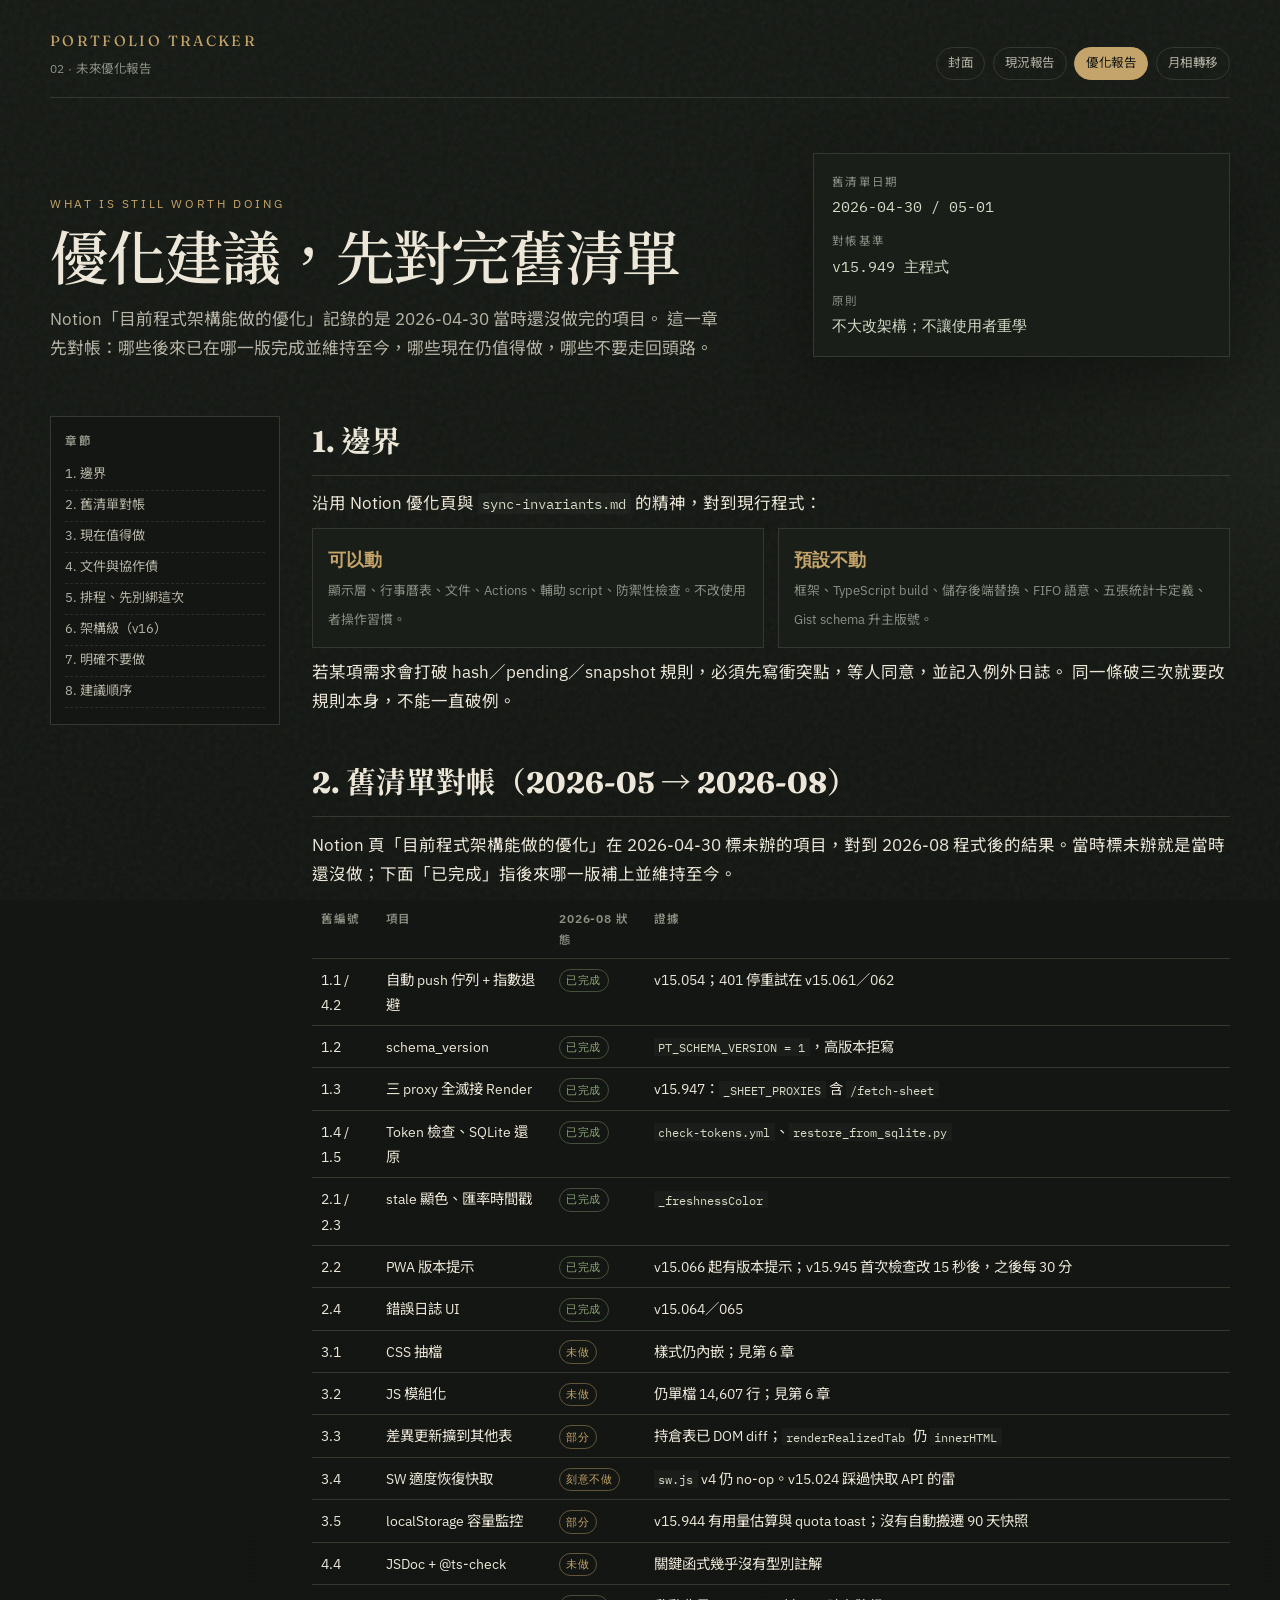
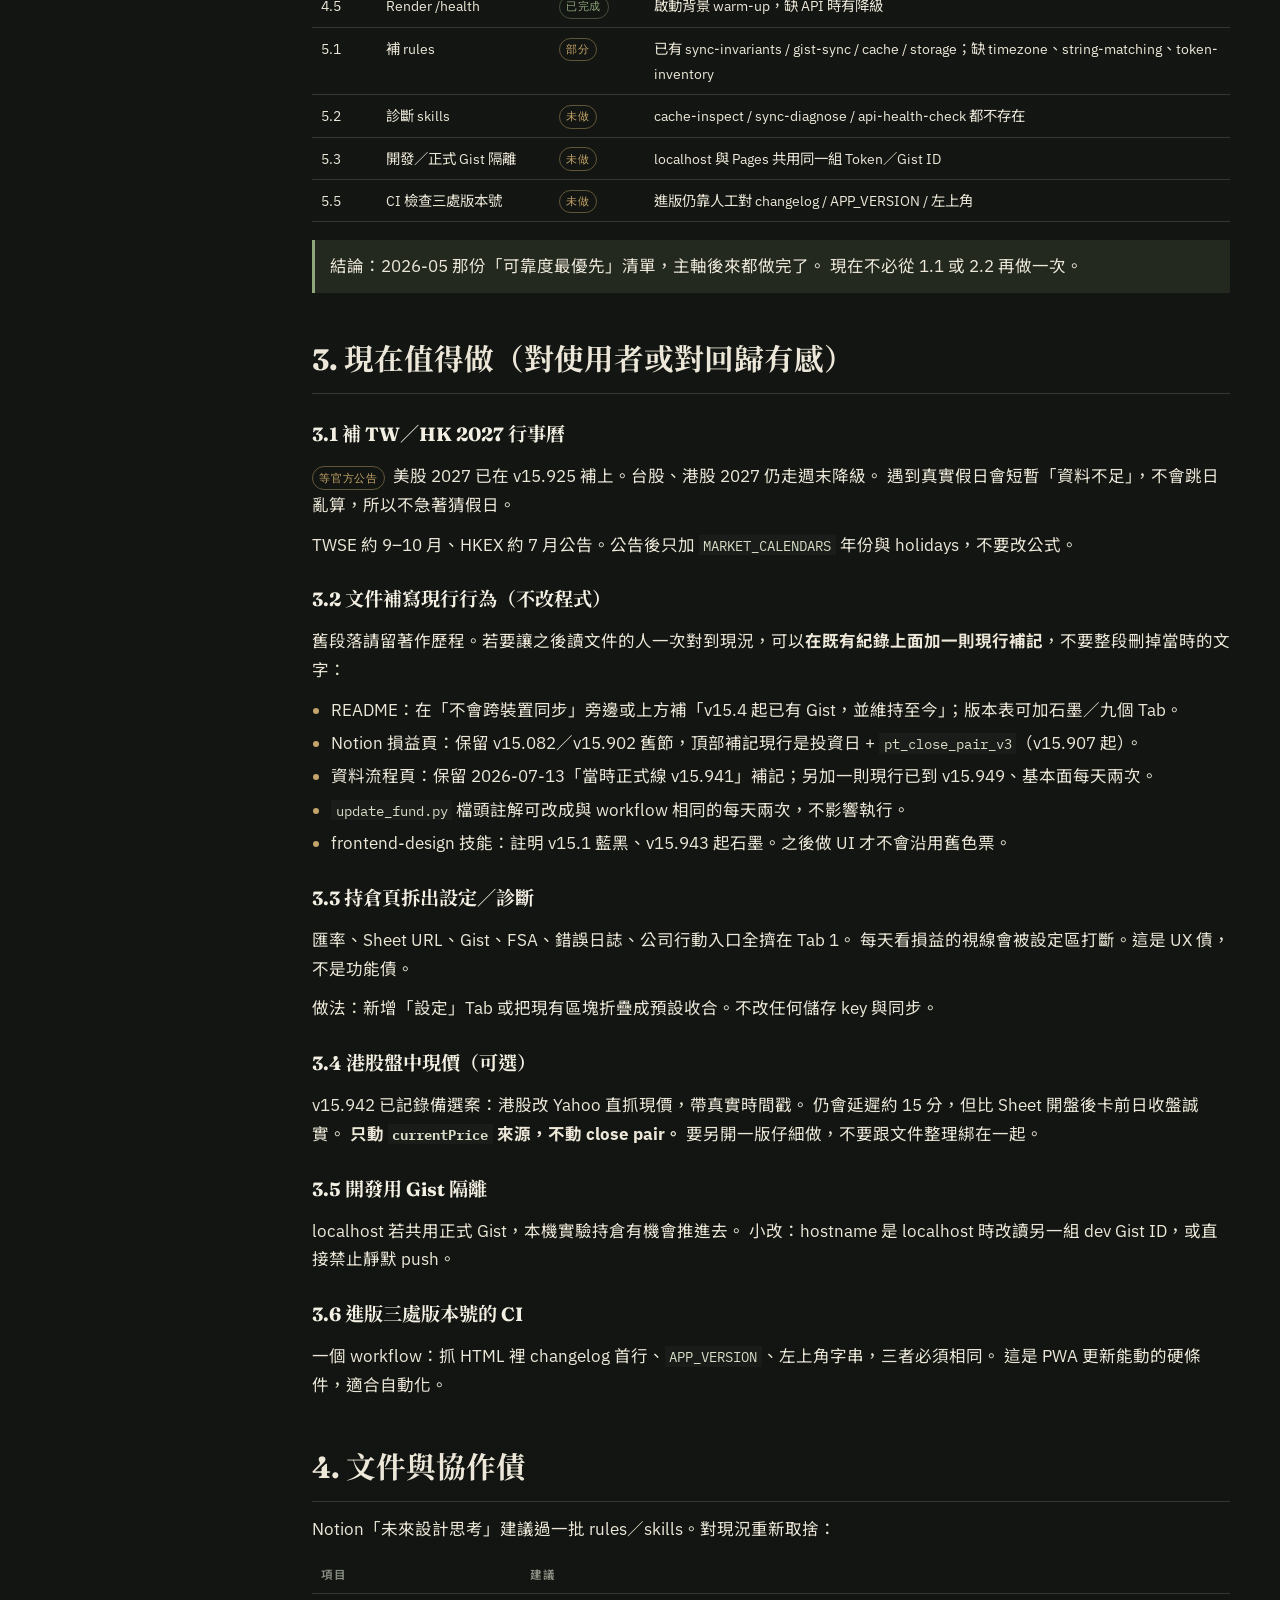
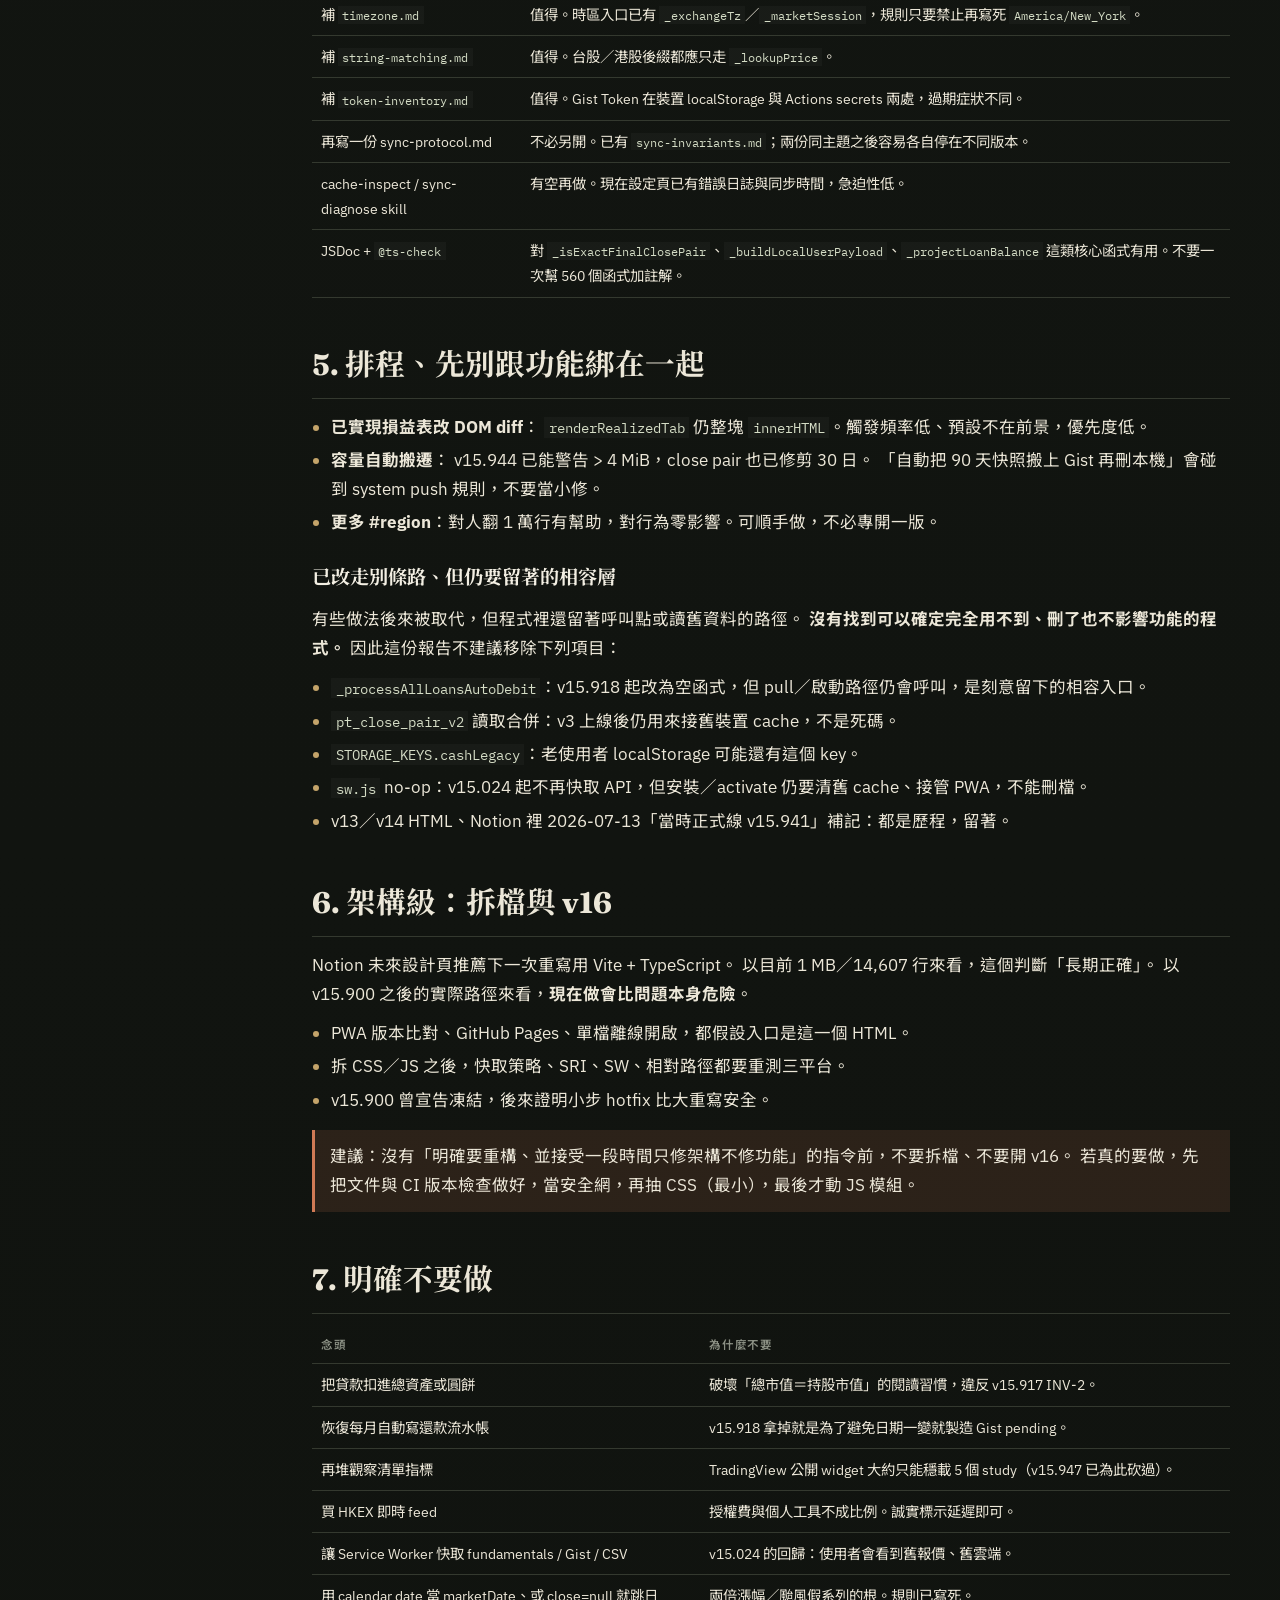
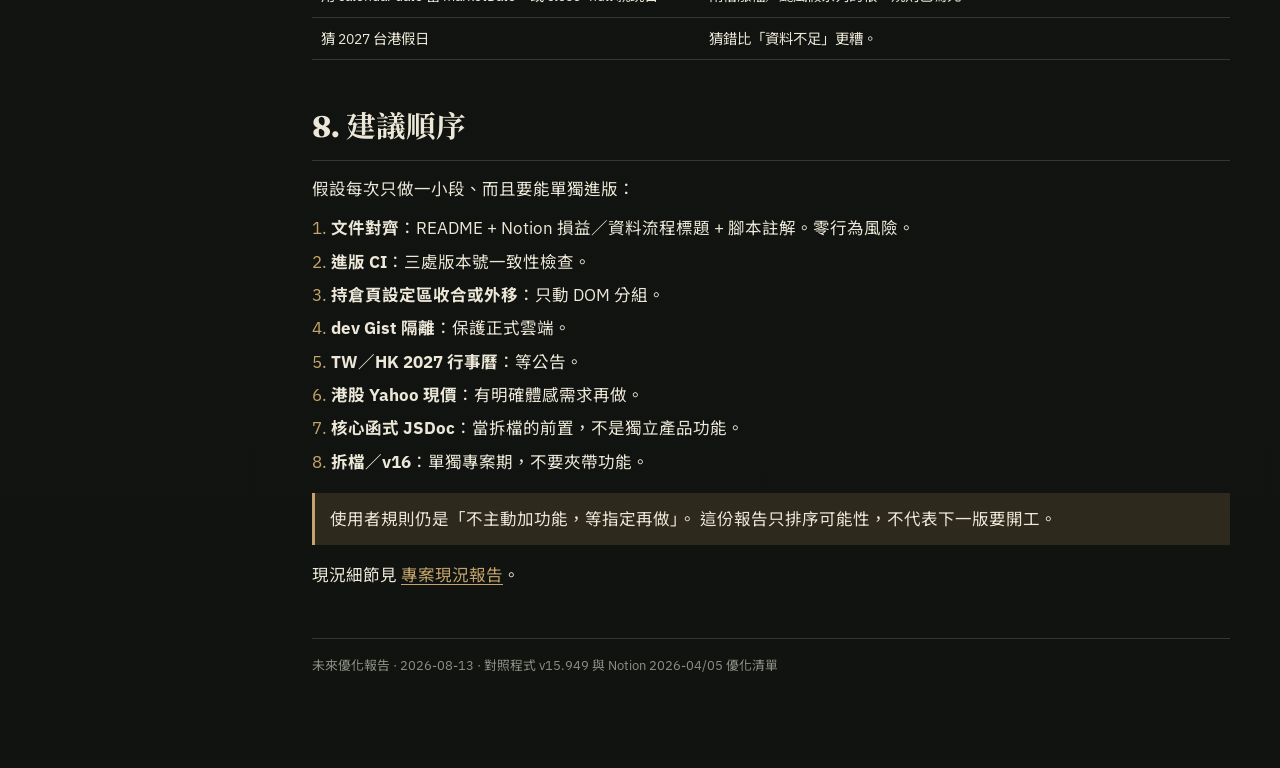
<file: 專案報告/02-未來優化報告.html>
<!DOCTYPE html>
<html lang="zh-Hant">
<head>
    <meta charset="UTF-8">
    <meta name="viewport" content="width=device-width, initial-scale=1">
    <title>02 未來優化報告 · Portfolio Tracker</title>
    <link rel="preconnect" href="https://fonts.googleapis.com">
    <link rel="preconnect" href="https://fonts.gstatic.com" crossorigin>
    <link href="https://fonts.googleapis.com/css2?family=Fraunces:opsz,wght@9..144,500;9..144,650&family=IBM+Plex+Mono:wght@400;500&family=IBM+Plex+Sans:wght@400;500;600&family=Noto+Sans+TC:wght@400;500;700&family=Noto+Serif+TC:wght@500;700&display=swap" rel="stylesheet">
    <link rel="stylesheet" href="report.css">
</head>
<body>
    <div class="wrap">
        <header class="topbar">
            <div class="brand">Portfolio Tracker<small>02 · 未來優化報告</small></div>
            <nav class="nav">
                <a href="index.html">封面</a>
                <a href="01-專案現況報告.html">現況報告</a>
                <a class="now" href="02-未來優化報告.html">優化報告</a>
                <a href="03-月相圖實現轉移方法.html">月相轉移</a>
            </nav>
        </header>

        <section class="hero">
            <div>
                <p class="kicker">What is still worth doing</p>
                <h1>優化建議，先對完舊清單</h1>
                <p class="lede">
                    Notion「目前程式架構能做的優化」記錄的是 2026-04-30 當時還沒做完的項目。
                    這一章先對帳：哪些後來已在哪一版完成並維持至今，哪些現在仍值得做，哪些不要走回頭路。
                </p>
            </div>
            <dl class="meta-card">
                <dt>舊清單日期</dt>
                <dd>2026-04-30 / 05-01</dd>
                <dt>對帳基準</dt>
                <dd>v15.949 主程式</dd>
                <dt>原則</dt>
                <dd>不大改架構；不讓使用者重學</dd>
            </dl>
        </section>

        <div class="layout">
            <aside class="toc">
                <strong>章節</strong>
                <a href="#o1">1. 邊界</a>
                <a href="#o2">2. 舊清單對帳</a>
                <a href="#o3">3. 現在值得做</a>
                <a href="#o4">4. 文件與協作債</a>
                <a href="#o5">5. 排程、先別綁這次</a>
                <a href="#o6">6. 架構級（v16）</a>
                <a href="#o7">7. 明確不要做</a>
                <a href="#o8">8. 建議順序</a>
            </aside>

            <article>
                <section id="o1">
                    <h2>1. 邊界</h2>
                    <p>沿用 Notion 優化頁與 <code>sync-invariants.md</code> 的精神，對到現行程式：</p>
                    <div class="grid-2">
                        <div class="stat">
                            <b>可以動</b>
                            <span>顯示層、行事曆表、文件、Actions、輔助 script、防禦性檢查。不改使用者操作習慣。</span>
                        </div>
                        <div class="stat">
                            <b>預設不動</b>
                            <span>框架、TypeScript build、儲存後端替換、FIFO 語意、五張統計卡定義、Gist schema 升主版號。</span>
                        </div>
                    </div>
                    <p>
                        若某項需求會打破 hash／pending／snapshot 規則，必須先寫衝突點，等人同意，並記入例外日誌。
                        同一條破三次就要改規則本身，不能一直破例。
                    </p>
                </section>

                <section id="o2">
                    <h2>2. 舊清單對帳（2026-05 → 2026-08）</h2>
                    <p>Notion 頁「目前程式架構能做的優化」在 2026-04-30 標未辦的項目，對到 2026-08 程式後的結果。當時標未辦就是當時還沒做；下面「已完成」指後來哪一版補上並維持至今。</p>
                    <table>
                        <tr><th>舊編號</th><th>項目</th><th>2026-08 狀態</th><th>證據</th></tr>
                        <tr>
                            <td>1.1 / 4.2</td>
                            <td>自動 push 佇列 + 指數退避</td>
                            <td><span class="badge code">已完成</span></td>
                            <td>v15.054；401 停重試在 v15.061／062</td>
                        </tr>
                        <tr>
                            <td>1.2</td>
                            <td>schema_version</td>
                            <td><span class="badge code">已完成</span></td>
                            <td><code>PT_SCHEMA_VERSION = 1</code>，高版本拒寫</td>
                        </tr>
                        <tr>
                            <td>1.3</td>
                            <td>三 proxy 全滅接 Render</td>
                            <td><span class="badge code">已完成</span></td>
                            <td>v15.947：<code>_SHEET_PROXIES</code> 含 <code>/fetch-sheet</code></td>
                        </tr>
                        <tr>
                            <td>1.4 / 1.5</td>
                            <td>Token 檢查、SQLite 還原</td>
                            <td><span class="badge code">已完成</span></td>
                            <td><code>check-tokens.yml</code>、<code>restore_from_sqlite.py</code></td>
                        </tr>
                        <tr>
                            <td>2.1 / 2.3</td>
                            <td>stale 顯色、匯率時間戳</td>
                            <td><span class="badge code">已完成</span></td>
                            <td><code>_freshnessColor</code></td>
                        </tr>
                        <tr>
                            <td>2.2</td>
                            <td>PWA 版本提示</td>
                            <td><span class="badge code">已完成</span></td>
                            <td>v15.066 起有版本提示；v15.945 首次檢查改 15 秒後，之後每 30 分</td>
                        </tr>
                        <tr>
                            <td>2.4</td>
                            <td>錯誤日誌 UI</td>
                            <td><span class="badge code">已完成</span></td>
                            <td>v15.064／065</td>
                        </tr>
                        <tr>
                            <td>3.1</td>
                            <td>CSS 抽檔</td>
                            <td><span class="badge wait">未做</span></td>
                            <td>樣式仍內嵌；見第 6 章</td>
                        </tr>
                        <tr>
                            <td>3.2</td>
                            <td>JS 模組化</td>
                            <td><span class="badge wait">未做</span></td>
                            <td>仍單檔 14,607 行；見第 6 章</td>
                        </tr>
                        <tr>
                            <td>3.3</td>
                            <td>差異更新擴到其他表</td>
                            <td><span class="badge wait">部分</span></td>
                            <td>持倉表已 DOM diff；<code>renderRealizedTab</code> 仍 <code>innerHTML</code></td>
                        </tr>
                        <tr>
                            <td>3.4</td>
                            <td>SW 適度恢復快取</td>
                            <td><span class="badge wait">刻意不做</span></td>
                            <td><code>sw.js</code> v4 仍 no-op。v15.024 踩過快取 API 的雷</td>
                        </tr>
                        <tr>
                            <td>3.5</td>
                            <td>localStorage 容量監控</td>
                            <td><span class="badge wait">部分</span></td>
                            <td>v15.944 有用量估算與 quota toast；沒有自動搬遷 90 天快照</td>
                        </tr>
                        <tr>
                            <td>4.4</td>
                            <td>JSDoc + @ts-check</td>
                            <td><span class="badge wait">未做</span></td>
                            <td>關鍵函式幾乎沒有型別註解</td>
                        </tr>
                        <tr>
                            <td>4.5</td>
                            <td>Render /health</td>
                            <td><span class="badge code">已完成</span></td>
                            <td>啟動背景 warm-up，缺 API 時有降級</td>
                        </tr>
                        <tr>
                            <td>5.1</td>
                            <td>補 rules</td>
                            <td><span class="badge wait">部分</span></td>
                            <td>已有 sync-invariants / gist-sync / cache / storage；缺 timezone、string-matching、token-inventory</td>
                        </tr>
                        <tr>
                            <td>5.2</td>
                            <td>診斷 skills</td>
                            <td><span class="badge wait">未做</span></td>
                            <td>cache-inspect / sync-diagnose / api-health-check 都不存在</td>
                        </tr>
                        <tr>
                            <td>5.3</td>
                            <td>開發／正式 Gist 隔離</td>
                            <td><span class="badge wait">未做</span></td>
                            <td>localhost 與 Pages 共用同一組 Token／Gist ID</td>
                        </tr>
                        <tr>
                            <td>5.5</td>
                            <td>CI 檢查三處版本號</td>
                            <td><span class="badge wait">未做</span></td>
                            <td>進版仍靠人工對 changelog / APP_VERSION / 左上角</td>
                        </tr>
                    </table>
                    <div class="ok">
                        結論：2026-05 那份「可靠度最優先」清單，主軸後來都做完了。
                        現在不必從 1.1 或 2.2 再做一次。
                    </div>
                </section>

                <section id="o3">
                    <h2>3. 現在值得做（對使用者或對回歸有感）</h2>

                    <h3>3.1 補 TW／HK 2027 行事曆</h3>
                    <p>
                        <span class="badge wait">等官方公告</span>
                        美股 2027 已在 v15.925 補上。台股、港股 2027 仍走週末降級。
                        遇到真實假日會短暫「資料不足」，不會跳日亂算，所以不急著猜假日。
                    </p>
                    <p>TWSE 約 9–10 月、HKEX 約 7 月公告。公告後只加 <code>MARKET_CALENDARS</code> 年份與 holidays，不要改公式。</p>

                    <h3>3.2 文件補寫現行行為（不改程式）</h3>
                    <p>舊段落請留著作歷程。若要讓之後讀文件的人一次對到現況，可以<strong>在既有紀錄上面加一則現行補記</strong>，不要整段刪掉當時的文字：</p>
                    <ul>
                        <li>README：在「不會跨裝置同步」旁邊或上方補「v15.4 起已有 Gist，並維持至今」；版本表可加石墨／九個 Tab。</li>
                        <li>Notion 損益頁：保留 v15.082／v15.902 舊節，頂部補記現行是投資日 + <code>pt_close_pair_v3</code>（v15.907 起）。</li>
                        <li>資料流程頁：保留 2026-07-13「當時正式線 v15.941」補記；另加一則現行已到 v15.949、基本面每天兩次。</li>
                        <li><code>update_fund.py</code> 檔頭註解可改成與 workflow 相同的每天兩次，不影響執行。</li>
                        <li>frontend-design 技能：註明 v15.1 藍黑、v15.943 起石墨。之後做 UI 才不會沿用舊色票。</li>
                    </ul>

                    <h3>3.3 持倉頁拆出設定／診斷</h3>
                    <p>
                        匯率、Sheet URL、Gist、FSA、錯誤日誌、公司行動入口全擠在 Tab 1。
                        每天看損益的視線會被設定區打斷。這是 UX 債，不是功能債。
                    </p>
                    <p>做法：新增「設定」Tab 或把現有區塊折疊成預設收合。不改任何儲存 key 與同步。</p>

                    <h3>3.4 港股盤中現價（可選）</h3>
                    <p>
                        v15.942 已記錄備選案：港股改 Yahoo 直抓現價，帶真實時間戳。
                        仍會延遲約 15 分，但比 Sheet 開盤後卡前日收盤誠實。
                        <strong>只動 <code>currentPrice</code> 來源，不動 close pair。</strong>
                        要另開一版仔細做，不要跟文件整理綁在一起。
                    </p>

                    <h3>3.5 開發用 Gist 隔離</h3>
                    <p>
                        localhost 若共用正式 Gist，本機實驗持倉有機會推進去。
                        小改：hostname 是 localhost 時改讀另一組 dev Gist ID，或直接禁止靜默 push。
                    </p>

                    <h3>3.6 進版三處版本號的 CI</h3>
                    <p>
                        一個 workflow：抓 HTML 裡 changelog 首行、<code>APP_VERSION</code>、左上角字串，三者必須相同。
                        這是 PWA 更新能動的硬條件，適合自動化。
                    </p>
                </section>

                <section id="o4">
                    <h2>4. 文件與協作債</h2>
                    <p>Notion「未來設計思考」建議過一批 rules／skills。對現況重新取捨：</p>
                    <table>
                        <tr><th>項目</th><th>建議</th></tr>
                        <tr>
                            <td>補 <code>timezone.md</code></td>
                            <td>值得。時區入口已有 <code>_exchangeTz</code>／<code>_marketSession</code>，規則只要禁止再寫死 <code>America/New_York</code>。</td>
                        </tr>
                        <tr>
                            <td>補 <code>string-matching.md</code></td>
                            <td>值得。台股／港股後綴都應只走 <code>_lookupPrice</code>。</td>
                        </tr>
                        <tr>
                            <td>補 <code>token-inventory.md</code></td>
                            <td>值得。Gist Token 在裝置 localStorage 與 Actions secrets 兩處，過期症狀不同。</td>
                        </tr>
                        <tr>
                            <td>再寫一份 sync-protocol.md</td>
                            <td>不必另開。已有 <code>sync-invariants.md</code>；兩份同主題之後容易各自停在不同版本。</td>
                        </tr>
                        <tr>
                            <td>cache-inspect / sync-diagnose skill</td>
                            <td>有空再做。現在設定頁已有錯誤日誌與同步時間，急迫性低。</td>
                        </tr>
                        <tr>
                            <td>JSDoc + <code>@ts-check</code></td>
                            <td>對 <code>_isExactFinalClosePair</code>、<code>_buildLocalUserPayload</code>、<code>_projectLoanBalance</code> 這類核心函式有用。不要一次幫 560 個函式加註解。</td>
                        </tr>
                    </table>
                </section>

                <section id="o5">
                    <h2>5. 排程、先別跟功能綁在一起</h2>
                    <ul>
                        <li>
                            <strong>已實現損益表改 DOM diff</strong>：
                            <code>renderRealizedTab</code> 仍整塊 <code>innerHTML</code>。觸發頻率低、預設不在前景，優先度低。
                        </li>
                        <li>
                            <strong>容量自動搬遷</strong>：
                            v15.944 已能警告 &gt; 4 MiB，close pair 也已修剪 30 日。
                            「自動把 90 天快照搬上 Gist 再刪本機」會碰到 system push 規則，不要當小修。
                        </li>
                        <li>
                            <strong>更多 #region</strong>：對人翻 1 萬行有幫助，對行為零影響。可順手做，不必專開一版。
                        </li>
                    </ul>
                    <h3>已改走別條路、但仍要留著的相容層</h3>
                    <p>
                        有些做法後來被取代，但程式裡還留著呼叫點或讀舊資料的路徑。
                        <strong>沒有找到可以確定完全用不到、刪了也不影響功能的程式。</strong>
                        因此這份報告不建議移除下列項目：
                    </p>
                    <ul>
                        <li><code>_processAllLoansAutoDebit</code>：v15.918 起改為空函式，但 pull／啟動路徑仍會呼叫，是刻意留下的相容入口。</li>
                        <li><code>pt_close_pair_v2</code> 讀取合併：v3 上線後仍用來接舊裝置 cache，不是死碼。</li>
                        <li><code>STORAGE_KEYS.cashLegacy</code>：老使用者 localStorage 可能還有這個 key。</li>
                        <li><code>sw.js</code> no-op：v15.024 起不再快取 API，但安裝／activate 仍要清舊 cache、接管 PWA，不能刪檔。</li>
                        <li>v13／v14 HTML、Notion 裡 2026-07-13「當時正式線 v15.941」補記：都是歷程，留著。</li>
                    </ul>
                </section>

                <section id="o6">
                    <h2>6. 架構級：拆檔與 v16</h2>
                    <p>
                        Notion 未來設計頁推薦下一次重寫用 Vite + TypeScript。
                        以目前 1 MB／14,607 行來看，這個判斷「長期正確」。
                        以 v15.900 之後的實際路徑來看，<strong>現在做會比問題本身危險</strong>。
                    </p>
                    <ul>
                        <li>PWA 版本比對、GitHub Pages、單檔離線開啟，都假設入口是這一個 HTML。</li>
                        <li>拆 CSS／JS 之後，快取策略、SRI、SW、相對路徑都要重測三平台。</li>
                        <li>v15.900 曾宣告凍結，後來證明小步 hotfix 比大重寫安全。</li>
                    </ul>
                    <div class="warn">
                        建議：沒有「明確要重構、並接受一段時間只修架構不修功能」的指令前，不要拆檔、不要開 v16。
                        若真的要做，先把文件與 CI 版本檢查做好，當安全網，再抽 CSS（最小），最後才動 JS 模組。
                    </div>
                </section>

                <section id="o7">
                    <h2>7. 明確不要做</h2>
                    <table>
                        <tr><th>念頭</th><th>為什麼不要</th></tr>
                        <tr>
                            <td>把貸款扣進總資產或圓餅</td>
                            <td>破壞「總市值＝持股市值」的閱讀習慣，違反 v15.917 INV-2。</td>
                        </tr>
                        <tr>
                            <td>恢復每月自動寫還款流水帳</td>
                            <td>v15.918 拿掉就是為了避免日期一變就製造 Gist pending。</td>
                        </tr>
                        <tr>
                            <td>再堆觀察清單指標</td>
                            <td>TradingView 公開 widget 大約只能穩載 5 個 study（v15.947 已為此砍過）。</td>
                        </tr>
                        <tr>
                            <td>買 HKEX 即時 feed</td>
                            <td>授權費與個人工具不成比例。誠實標示延遲即可。</td>
                        </tr>
                        <tr>
                            <td>讓 Service Worker 快取 fundamentals / Gist / CSV</td>
                            <td>v15.024 的回歸：使用者會看到舊報價、舊雲端。</td>
                        </tr>
                        <tr>
                            <td>用 calendar date 當 marketDate、或 close=null 就跳日</td>
                            <td>兩倍漲幅／颱風假系列的根。規則已寫死。</td>
                        </tr>
                        <tr>
                            <td>猜 2027 台港假日</td>
                            <td>猜錯比「資料不足」更糟。</td>
                        </tr>
                    </table>
                </section>

                <section id="o8">
                    <h2>8. 建議順序</h2>
                    <p>假設每次只做一小段、而且要能單獨進版：</p>
                    <ol>
                        <li><strong>文件對齊</strong>：README + Notion 損益／資料流程標題 + 腳本註解。零行為風險。</li>
                        <li><strong>進版 CI</strong>：三處版本號一致性檢查。</li>
                        <li><strong>持倉頁設定區收合或外移</strong>：只動 DOM 分組。</li>
                        <li><strong>dev Gist 隔離</strong>：保護正式雲端。</li>
                        <li><strong>TW／HK 2027 行事曆</strong>：等公告。</li>
                        <li><strong>港股 Yahoo 現價</strong>：有明確體感需求再做。</li>
                        <li><strong>核心函式 JSDoc</strong>：當拆檔的前置，不是獨立產品功能。</li>
                        <li><strong>拆檔／v16</strong>：單獨專案期，不要夾帶功能。</li>
                    </ol>
                    <div class="note">
                        使用者規則仍是「不主動加功能，等指定再做」。
                        這份報告只排序可能性，不代表下一版要開工。
                    </div>
                    <p>現況細節見 <a href="01-專案現況報告.html">專案現況報告</a>。</p>
                </section>

                <p class="footer">未來優化報告 · 2026-08-13 · 對照程式 v15.949 與 Notion 2026-04/05 優化清單</p>
            </article>
        </div>
    </div>
</body>
</html>
</file>
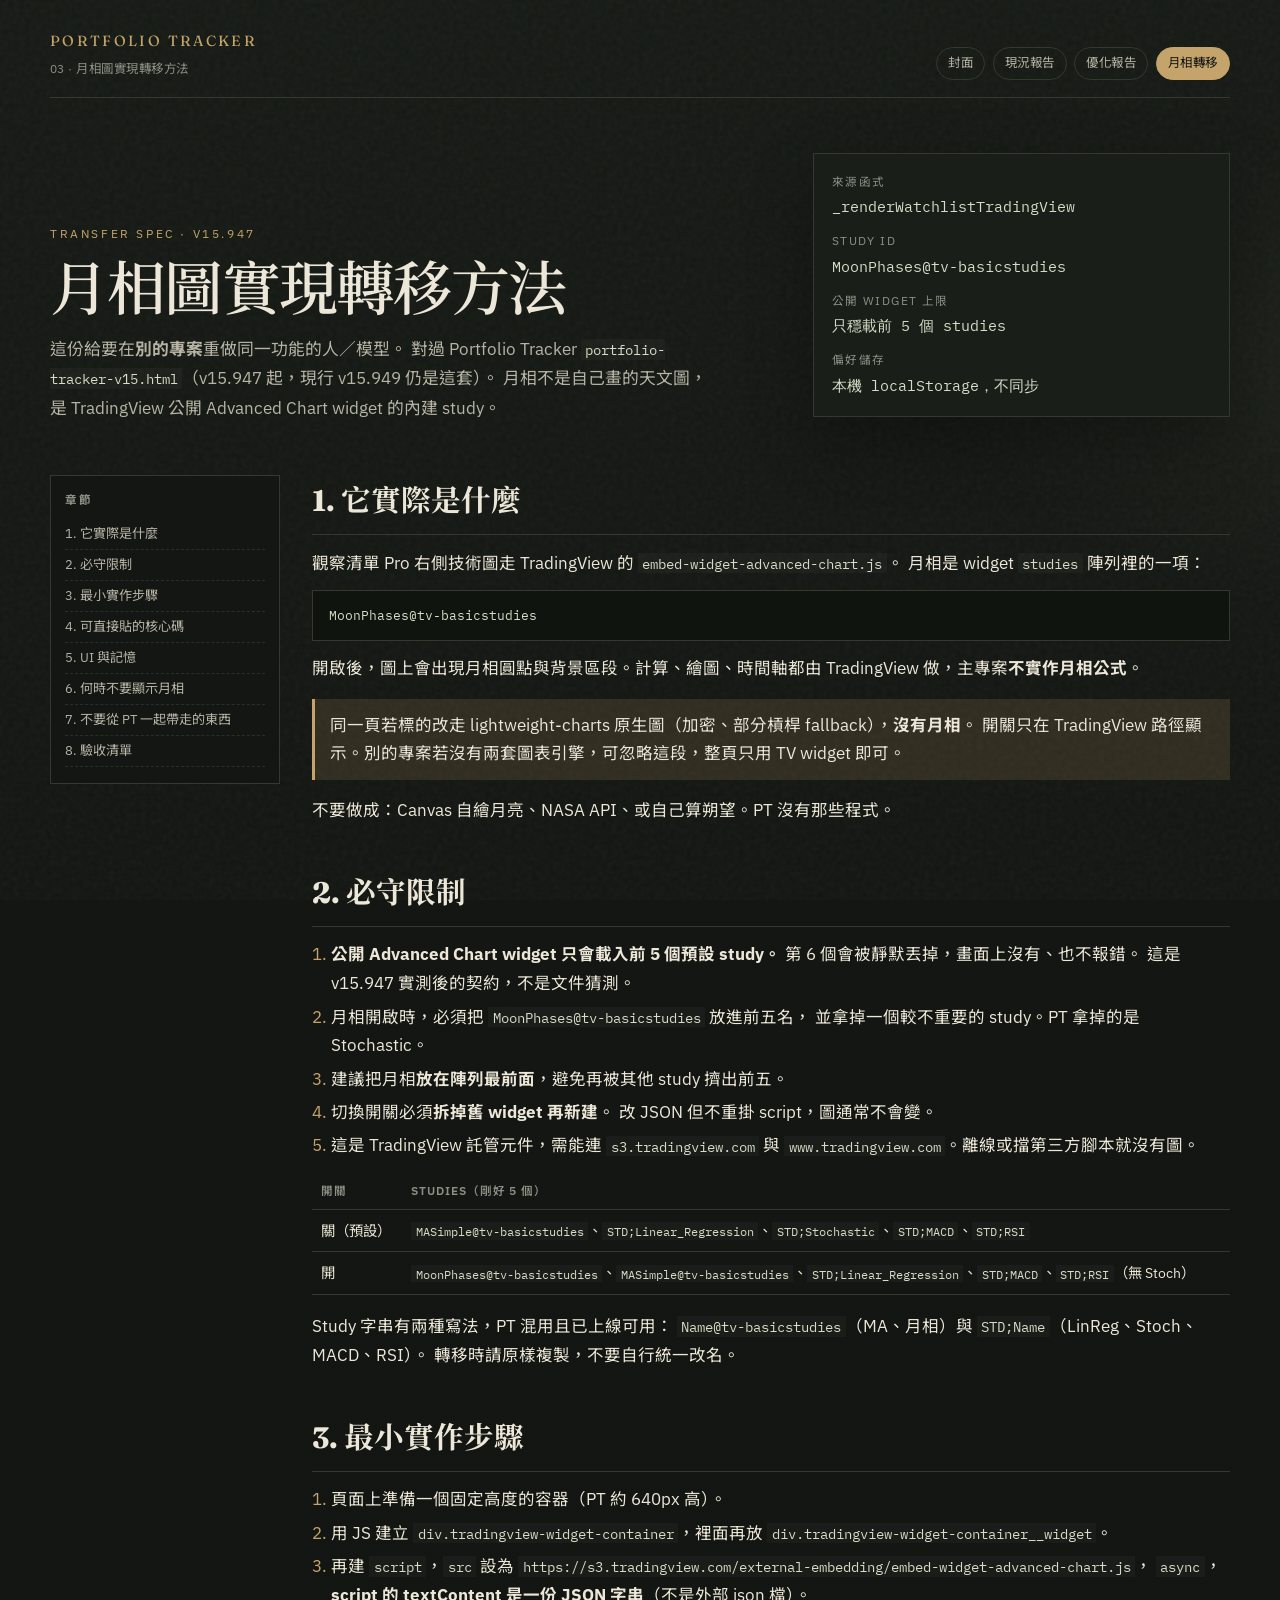
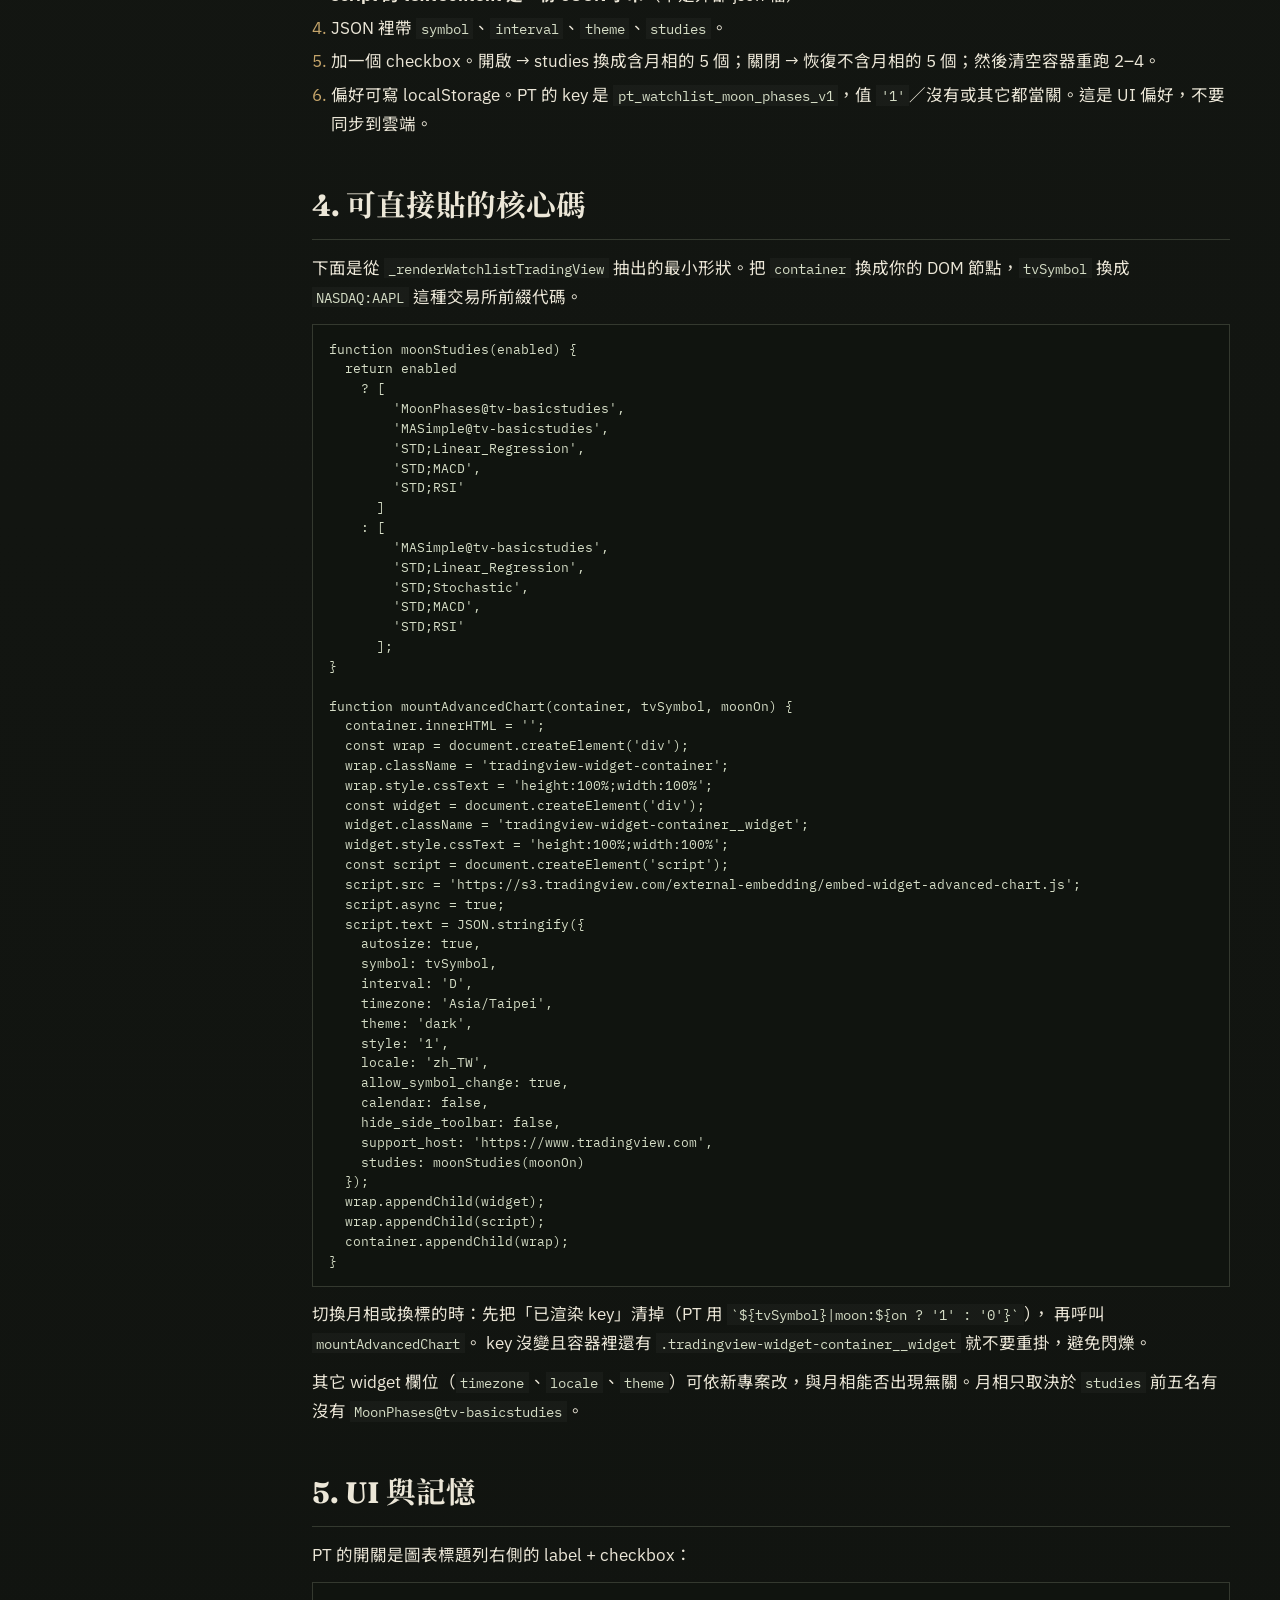
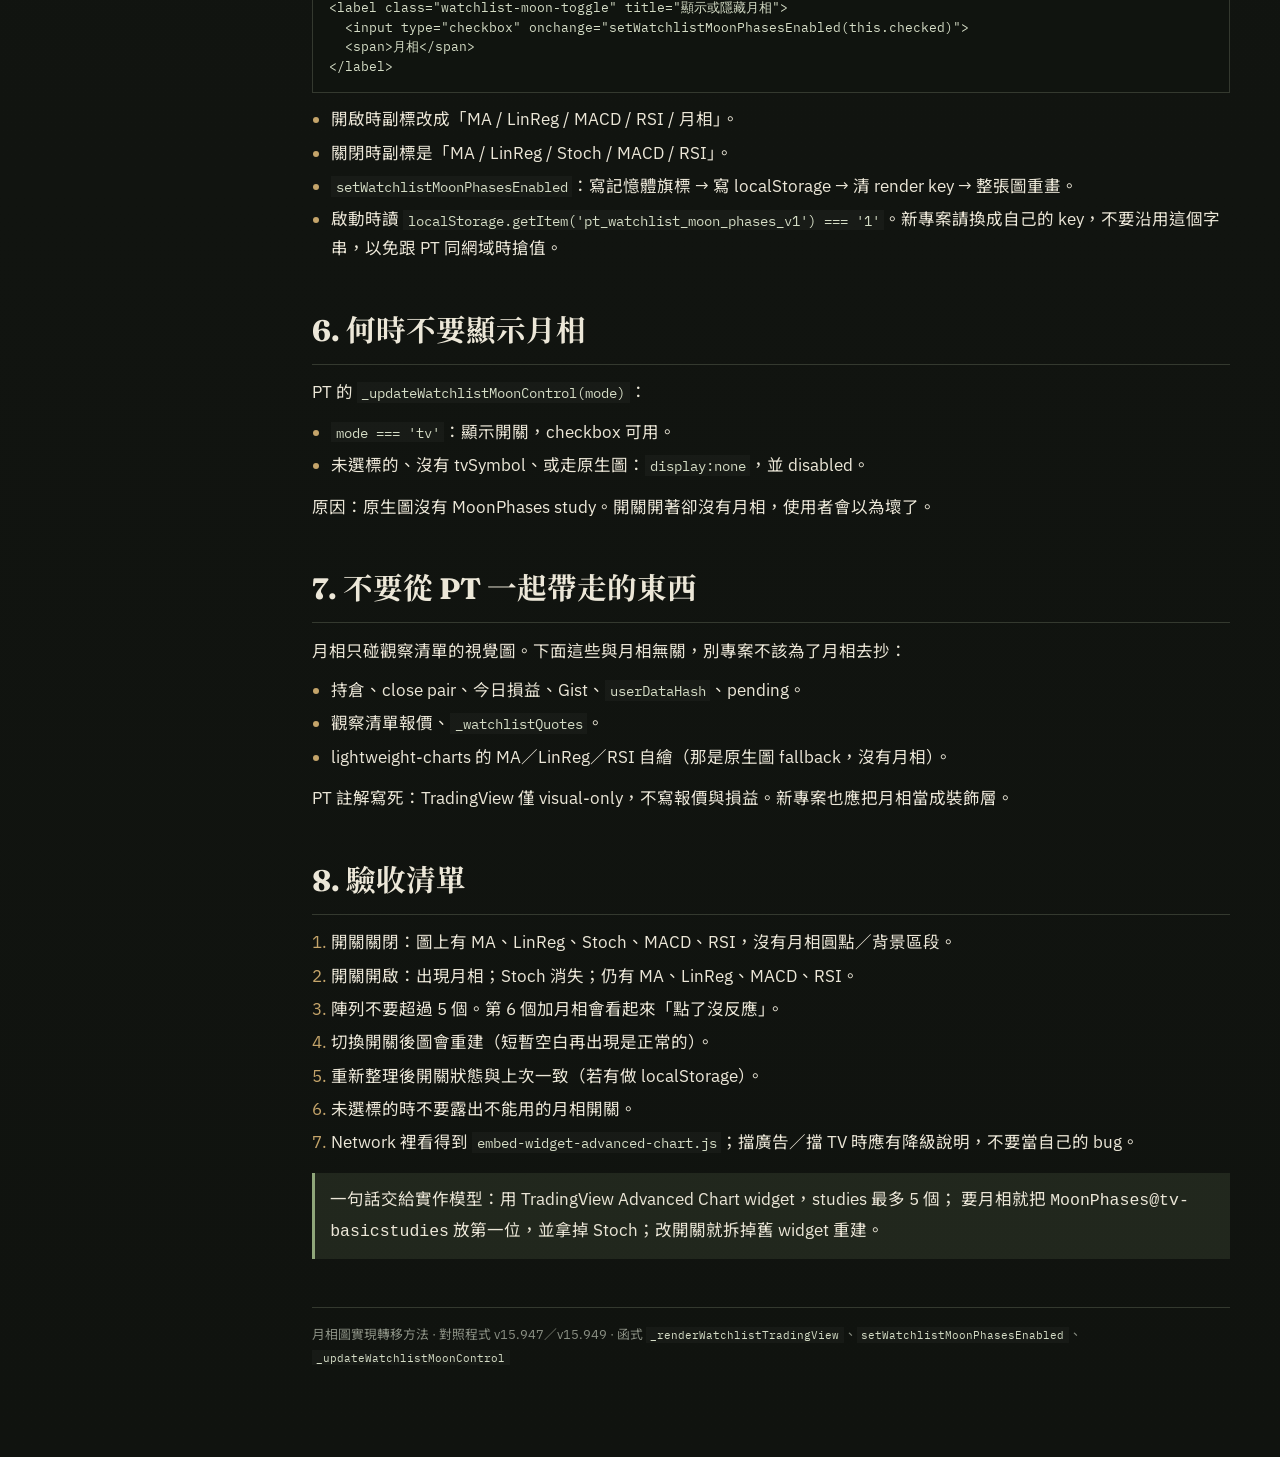
<file: 專案報告/03-月相圖實現轉移方法.html>
<!DOCTYPE html>
<html lang="zh-Hant">
<head>
    <meta charset="UTF-8">
    <meta name="viewport" content="width=device-width, initial-scale=1">
    <title>月相圖實現轉移方法</title>
    <link rel="preconnect" href="https://fonts.googleapis.com">
    <link rel="preconnect" href="https://fonts.gstatic.com" crossorigin>
    <link href="https://fonts.googleapis.com/css2?family=Fraunces:opsz,wght@9..144,500;9..144,650&family=IBM+Plex+Mono:wght@400;500&family=IBM+Plex+Sans:wght@400;500;600&family=Noto+Sans+TC:wght@400;500;700&family=Noto+Serif+TC:wght@500;700&display=swap" rel="stylesheet">
    <link rel="stylesheet" href="report.css">
</head>
<body>
    <div class="wrap">
        <header class="topbar">
            <div class="brand">Portfolio Tracker<small>03 · 月相圖實現轉移方法</small></div>
            <nav class="nav">
                <a href="index.html">封面</a>
                <a href="01-專案現況報告.html">現況報告</a>
                <a href="02-未來優化報告.html">優化報告</a>
                <a class="now" href="03-月相圖實現轉移方法.html">月相轉移</a>
            </nav>
        </header>

        <section class="hero">
            <div>
                <p class="kicker">Transfer spec · v15.947</p>
                <h1>月相圖實現轉移方法</h1>
                <p class="lede">
                    這份給要在<strong>別的專案</strong>重做同一功能的人／模型。
                    對過 Portfolio Tracker <code>portfolio-tracker-v15.html</code>（v15.947 起，現行 v15.949 仍是這套）。
                    月相不是自己畫的天文圖，是 TradingView 公開 Advanced Chart widget 的內建 study。
                </p>
            </div>
            <dl class="meta-card">
                <dt>來源函式</dt>
                <dd>_renderWatchlistTradingView</dd>
                <dt>Study id</dt>
                <dd>MoonPhases@tv-basicstudies</dd>
                <dt>公開 widget 上限</dt>
                <dd>只穩載前 5 個 studies</dd>
                <dt>偏好儲存</dt>
                <dd>本機 localStorage，不同步</dd>
            </dl>
        </section>

        <div class="layout">
            <aside class="toc">
                <strong>章節</strong>
                <a href="#t1">1. 它實際是什麼</a>
                <a href="#t2">2. 必守限制</a>
                <a href="#t3">3. 最小實作步驟</a>
                <a href="#t4">4. 可直接貼的核心碼</a>
                <a href="#t5">5. UI 與記憶</a>
                <a href="#t6">6. 何時不要顯示月相</a>
                <a href="#t7">7. 不要從 PT 一起帶走的東西</a>
                <a href="#t8">8. 驗收清單</a>
            </aside>

            <article>
                <section id="t1">
                    <h2>1. 它實際是什麼</h2>
                    <p>
                        觀察清單 Pro 右側技術圖走 TradingView 的
                        <code>embed-widget-advanced-chart.js</code>。
                        月相是 widget <code>studies</code> 陣列裡的一項：
                    </p>
                    <pre>MoonPhases@tv-basicstudies</pre>
                    <p>開啟後，圖上會出現月相圓點與背景區段。計算、繪圖、時間軸都由 TradingView 做，主專案<strong>不實作月相公式</strong>。</p>
                    <div class="note">
                        同一頁若標的改走 lightweight-charts 原生圖（加密、部分槓桿 fallback），<strong>沒有月相</strong>。
                        開關只在 TradingView 路徑顯示。別的專案若沒有兩套圖表引擎，可忽略這段，整頁只用 TV widget 即可。
                    </div>
                    <p>不要做成：Canvas 自繪月亮、NASA API、或自己算朔望。PT 沒有那些程式。</p>
                </section>

                <section id="t2">
                    <h2>2. 必守限制</h2>
                    <ol>
                        <li>
                            <strong>公開 Advanced Chart widget 只會載入前 5 個預設 study。</strong>
                            第 6 個會被靜默丟掉，畫面上沒有、也不報錯。
                            這是 v15.947 實測後的契約，不是文件猜測。
                        </li>
                        <li>
                            月相開啟時，必須把 <code>MoonPhases@tv-basicstudies</code> 放進前五名，
                            並拿掉一個較不重要的 study。PT 拿掉的是 Stochastic。
                        </li>
                        <li>
                            建議把月相<strong>放在陣列最前面</strong>，避免再被其他 study 擠出前五。
                        </li>
                        <li>
                            切換開關必須<strong>拆掉舊 widget 再新建</strong>。
                            改 JSON 但不重掛 script，圖通常不會變。
                        </li>
                        <li>
                            這是 TradingView 託管元件，需能連 <code>s3.tradingview.com</code> 與
                            <code>www.tradingview.com</code>。離線或擋第三方腳本就沒有圖。
                        </li>
                    </ol>
                    <table>
                        <tr><th>開關</th><th>studies（剛好 5 個）</th></tr>
                        <tr>
                            <td>關（預設）</td>
                            <td><code>MASimple@tv-basicstudies</code>、<code>STD;Linear_Regression</code>、<code>STD;Stochastic</code>、<code>STD;MACD</code>、<code>STD;RSI</code></td>
                        </tr>
                        <tr>
                            <td>開</td>
                            <td><code>MoonPhases@tv-basicstudies</code>、<code>MASimple@tv-basicstudies</code>、<code>STD;Linear_Regression</code>、<code>STD;MACD</code>、<code>STD;RSI</code>（無 Stoch）</td>
                        </tr>
                    </table>
                    <p>
                        Study 字串有兩種寫法，PT 混用且已上線可用：
                        <code>Name@tv-basicstudies</code>（MA、月相）與
                        <code>STD;Name</code>（LinReg、Stoch、MACD、RSI）。
                        轉移時請原樣複製，不要自行統一改名。
                    </p>
                </section>

                <section id="t3">
                    <h2>3. 最小實作步驟</h2>
                    <ol>
                        <li>頁面上準備一個固定高度的容器（PT 約 640px 高）。</li>
                        <li>用 JS 建立 <code>div.tradingview-widget-container</code>，裡面再放
                            <code>div.tradingview-widget-container__widget</code>。</li>
                        <li>再建 <code>script</code>，<code>src</code> 設為
                            <code>https://s3.tradingview.com/external-embedding/embed-widget-advanced-chart.js</code>，
                            <code>async</code>，<strong>script 的 textContent 是一份 JSON 字串</strong>（不是外部 json 檔）。</li>
                        <li>JSON 裡帶 <code>symbol</code>、<code>interval</code>、<code>theme</code>、<code>studies</code>。</li>
                        <li>加一個 checkbox。開啟 → studies 換成含月相的 5 個；關閉 → 恢復不含月相的 5 個；然後清空容器重跑 2–4。</li>
                        <li>偏好可寫 localStorage。PT 的 key 是 <code>pt_watchlist_moon_phases_v1</code>，值 <code>'1'</code>／沒有或其它都當關。這是 UI 偏好，不要同步到雲端。</li>
                    </ol>
                </section>

                <section id="t4">
                    <h2>4. 可直接貼的核心碼</h2>
                    <p>下面是從 <code>_renderWatchlistTradingView</code> 抽出的最小形狀。把 <code>container</code> 換成你的 DOM 節點，<code>tvSymbol</code> 換成 <code>NASDAQ:AAPL</code> 這種交易所前綴代碼。</p>
<pre>function moonStudies(enabled) {
  return enabled
    ? [
        'MoonPhases@tv-basicstudies',
        'MASimple@tv-basicstudies',
        'STD;Linear_Regression',
        'STD;MACD',
        'STD;RSI'
      ]
    : [
        'MASimple@tv-basicstudies',
        'STD;Linear_Regression',
        'STD;Stochastic',
        'STD;MACD',
        'STD;RSI'
      ];
}

function mountAdvancedChart(container, tvSymbol, moonOn) {
  container.innerHTML = '';
  const wrap = document.createElement('div');
  wrap.className = 'tradingview-widget-container';
  wrap.style.cssText = 'height:100%;width:100%';
  const widget = document.createElement('div');
  widget.className = 'tradingview-widget-container__widget';
  widget.style.cssText = 'height:100%;width:100%';
  const script = document.createElement('script');
  script.src = 'https://s3.tradingview.com/external-embedding/embed-widget-advanced-chart.js';
  script.async = true;
  script.text = JSON.stringify({
    autosize: true,
    symbol: tvSymbol,
    interval: 'D',
    timezone: 'Asia/Taipei',
    theme: 'dark',
    style: '1',
    locale: 'zh_TW',
    allow_symbol_change: true,
    calendar: false,
    hide_side_toolbar: false,
    support_host: 'https://www.tradingview.com',
    studies: moonStudies(moonOn)
  });
  wrap.appendChild(widget);
  wrap.appendChild(script);
  container.appendChild(wrap);
}</pre>
                    <p>
                        切換月相或換標的時：先把「已渲染 key」清掉（PT 用
                        <code>`${tvSymbol}|moon:${on ? '1' : '0'}`</code>），
                        再呼叫 <code>mountAdvancedChart</code>。
                        key 沒變且容器裡還有 <code>.tradingview-widget-container__widget</code> 就不要重掛，避免閃爍。
                    </p>
                    <p>其它 widget 欄位（<code>timezone</code>、<code>locale</code>、<code>theme</code>）可依新專案改，與月相能否出現無關。月相只取決於 <code>studies</code> 前五名有沒有 <code>MoonPhases@tv-basicstudies</code>。</p>
                </section>

                <section id="t5">
                    <h2>5. UI 與記憶</h2>
                    <p>PT 的開關是圖表標題列右側的 label + checkbox：</p>
<pre>&lt;label class="watchlist-moon-toggle" title="顯示或隱藏月相"&gt;
  &lt;input type="checkbox" onchange="setWatchlistMoonPhasesEnabled(this.checked)"&gt;
  &lt;span&gt;月相&lt;/span&gt;
&lt;/label&gt;</pre>
                    <ul>
                        <li>開啟時副標改成「MA / LinReg / MACD / RSI / 月相」。</li>
                        <li>關閉時副標是「MA / LinReg / Stoch / MACD / RSI」。</li>
                        <li><code>setWatchlistMoonPhasesEnabled</code>：寫記憶體旗標 → 寫 localStorage → 清 render key → 整張圖重畫。</li>
                        <li>啟動時讀 <code>localStorage.getItem('pt_watchlist_moon_phases_v1') === '1'</code>。新專案請換成自己的 key，不要沿用這個字串，以免跟 PT 同網域時搶值。</li>
                    </ul>
                </section>

                <section id="t6">
                    <h2>6. 何時不要顯示月相</h2>
                    <p>PT 的 <code>_updateWatchlistMoonControl(mode)</code>：</p>
                    <ul>
                        <li><code>mode === 'tv'</code>：顯示開關，checkbox 可用。</li>
                        <li>未選標的、沒有 tvSymbol、或走原生圖：<code>display:none</code>，並 disabled。</li>
                    </ul>
                    <p>原因：原生圖沒有 MoonPhases study。開關開著卻沒有月相，使用者會以為壞了。</p>
                </section>

                <section id="t7">
                    <h2>7. 不要從 PT 一起帶走的東西</h2>
                    <p>月相只碰觀察清單的視覺圖。下面這些與月相無關，別專案不該為了月相去抄：</p>
                    <ul>
                        <li>持倉、close pair、今日損益、Gist、<code>userDataHash</code>、pending。</li>
                        <li>觀察清單報價、<code>_watchlistQuotes</code>。</li>
                        <li>lightweight-charts 的 MA／LinReg／RSI 自繪（那是原生圖 fallback，沒有月相）。</li>
                    </ul>
                    <p>PT 註解寫死：TradingView 僅 visual-only，不寫報價與損益。新專案也應把月相當成裝飾層。</p>
                </section>

                <section id="t8">
                    <h2>8. 驗收清單</h2>
                    <ol>
                        <li>開關關閉：圖上有 MA、LinReg、Stoch、MACD、RSI，沒有月相圓點／背景區段。</li>
                        <li>開關開啟：出現月相；Stoch 消失；仍有 MA、LinReg、MACD、RSI。</li>
                        <li>陣列不要超過 5 個。第 6 個加月相會看起來「點了沒反應」。</li>
                        <li>切換開關後圖會重建（短暫空白再出現是正常的）。</li>
                        <li>重新整理後開關狀態與上次一致（若有做 localStorage）。</li>
                        <li>未選標的時不要露出不能用的月相開關。</li>
                        <li>Network 裡看得到 <code>embed-widget-advanced-chart.js</code>；擋廣告／擋 TV 時應有降級說明，不要當自己的 bug。</li>
                    </ol>
                    <div class="ok">
                        一句話交給實作模型：用 TradingView Advanced Chart widget，studies 最多 5 個；
                        要月相就把 <code>MoonPhases@tv-basicstudies</code> 放第一位，並拿掉 Stoch；改開關就拆掉舊 widget 重建。
                    </div>
                </section>

                <p class="footer">
                    月相圖實現轉移方法 · 對照程式 v15.947／v15.949 ·
                    函式 <code>_renderWatchlistTradingView</code>、<code>setWatchlistMoonPhasesEnabled</code>、<code>_updateWatchlistMoonControl</code>
                </p>
            </article>
        </div>
    </div>
</body>
</html>
</file>
<file: 專案報告/report.css>
:root {
    --paper: #131612;
    --paper-2: #1a1e19;
    --paper-3: #222820;
    --ink: #ece7d8;
    --ink-dim: #b7b4a6;
    --mute: #8b9084;
    --line: #34392f;
    --brass: #c4a46a;
    --brass-dim: rgba(196, 164, 106, 0.16);
    --moss: #8fa67a;
    --moss-dim: rgba(143, 166, 122, 0.14);
    --ember: #d07a55;
    --ember-dim: rgba(208, 122, 85, 0.14);
    --sky: #8aa4b0;
    --code: #d5ddc6;
    --shadow: 0 24px 60px rgba(0, 0, 0, 0.28);
    --serif: "Fraunces", "Noto Serif TC", "Songti TC", serif;
    --sans: "IBM Plex Sans", "Noto Sans TC", "PingFang TC", sans-serif;
    --mono: "IBM Plex Mono", "Noto Sans Mono", ui-monospace, monospace;
}

* { box-sizing: border-box; }
html { scroll-behavior: smooth; }
body {
    margin: 0;
    min-height: 100vh;
    color: var(--ink);
    background:
        radial-gradient(1200px 600px at 8% -10%, rgba(196,164,106,0.08), transparent 55%),
        radial-gradient(900px 500px at 110% 8%, rgba(143,166,122,0.07), transparent 50%),
        linear-gradient(180deg, #161a15 0%, var(--paper) 18%, #10130f 100%);
    font-family: var(--sans);
    font-size: 16.5px;
    line-height: 1.75;
}

body::before {
    content: "";
    position: fixed;
    inset: 0;
    pointer-events: none;
    opacity: 0.045;
    background-image: url("data:image/svg+xml,%3Csvg viewBox='0 0 200 200' xmlns='http://www.w3.org/2000/svg'%3E%3Cfilter id='n'%3E%3CfeTurbulence type='fractalNoise' baseFrequency='0.85' numOctaves='2' stitchTiles='stitch'/%3E%3C/filter%3E%3Crect width='100%25' height='100%25' filter='url(%23n)'/%3E%3C/svg%3E");
    z-index: 0;
}

a { color: var(--brass); text-decoration-thickness: 1px; text-underline-offset: 0.18em; }
a:hover { color: #e4c88a; }

.wrap {
    position: relative;
    z-index: 1;
    width: min(1180px, calc(100% - 2rem));
    margin: 0 auto;
    padding: 1.4rem 0 5rem;
}

.topbar {
    display: flex;
    justify-content: space-between;
    align-items: flex-end;
    gap: 1rem;
    padding: 0.4rem 0 1.1rem;
    border-bottom: 1px solid var(--line);
    margin-bottom: 2rem;
}
.brand {
    font-family: var(--serif);
    font-size: 0.92rem;
    letter-spacing: 0.16em;
    text-transform: uppercase;
    color: var(--brass);
}
.brand small {
    display: block;
    margin-top: 0.2rem;
    letter-spacing: 0.04em;
    text-transform: none;
    color: var(--mute);
    font-family: var(--sans);
    font-size: 0.78rem;
}
.nav {
    display: flex;
    flex-wrap: wrap;
    gap: 0.45rem;
}
.nav a {
    color: var(--ink-dim);
    text-decoration: none;
    border: 1px solid var(--line);
    padding: 0.28rem 0.7rem;
    border-radius: 999px;
    font-size: 0.78rem;
    letter-spacing: 0.04em;
}
.nav a:hover, .nav a.now {
    color: var(--paper);
    background: var(--brass);
    border-color: var(--brass);
}

.hero {
    display: grid;
    grid-template-columns: 1.4fr 0.8fr;
    gap: 2rem;
    align-items: end;
    margin: 2.4rem 0 2.6rem;
}
.kicker {
    color: var(--brass);
    letter-spacing: 0.22em;
    text-transform: uppercase;
    font-size: 0.74rem;
    margin: 0 0 0.7rem;
}
h1 {
    font-family: var(--serif);
    font-weight: 560;
    font-size: clamp(2.15rem, 4.6vw, 4.1rem);
    line-height: 1.12;
    margin: 0 0 0.8rem;
    letter-spacing: -0.03em;
}
.lede {
    max-width: 42rem;
    color: var(--ink-dim);
    font-size: 1.05rem;
    overflow-wrap: anywhere;
}
.meta-card {
    background: var(--paper-2);
    border: 1px solid var(--line);
    padding: 1.1rem 1.15rem;
    box-shadow: var(--shadow);
}
.meta-card dt {
    color: var(--mute);
    font-size: 0.72rem;
    letter-spacing: 0.12em;
    text-transform: uppercase;
    margin-top: 0.7rem;
}
.meta-card dt:first-child { margin-top: 0; }
.meta-card dd {
    margin: 0.15rem 0 0;
    font-family: var(--mono);
    font-size: 0.92rem;
    color: var(--code);
}

.doors {
    display: grid;
    grid-template-columns: 1fr 1fr;
    gap: 1rem;
    margin: 1.2rem 0 2.4rem;
}
.door {
    display: block;
    text-decoration: none;
    color: inherit;
    background: linear-gradient(180deg, var(--paper-2), var(--paper-3));
    border: 1px solid var(--line);
    padding: 1.4rem 1.35rem 1.2rem;
    min-height: 210px;
    transition: transform 0.2s ease, border-color 0.2s ease;
}
.door:hover {
    transform: translateY(-3px);
    border-color: var(--brass);
}
.door .no {
    font-family: var(--mono);
    color: var(--brass);
    font-size: 0.78rem;
}
.door h2 {
    font-family: var(--serif);
    font-size: 1.85rem;
    margin: 0.55rem 0 0.55rem;
}
.door p { margin: 0; color: var(--ink-dim); font-size: 0.95rem; }

.layout {
    display: grid;
    grid-template-columns: 230px 1fr;
    gap: 2rem;
    align-items: start;
}
.toc {
    position: sticky;
    top: 1rem;
    background: rgba(19, 22, 18, 0.72);
    backdrop-filter: blur(10px);
    border: 1px solid var(--line);
    padding: 0.9rem 0.9rem 1rem;
}
.toc strong {
    display: block;
    font-size: 0.72rem;
    letter-spacing: 0.14em;
    text-transform: uppercase;
    color: var(--mute);
    margin-bottom: 0.55rem;
}
.toc a {
    display: block;
    color: var(--ink-dim);
    text-decoration: none;
    font-size: 0.82rem;
    padding: 0.22rem 0;
    border-bottom: 1px dashed rgba(52,57,47,0.7);
}
.toc a:hover { color: var(--brass); }

article section {
    margin: 0 0 2.6rem;
    scroll-margin-top: 1.2rem;
}
article h2 {
    font-family: var(--serif);
    font-size: 1.85rem;
    margin: 0 0 0.85rem;
    padding-bottom: 0.45rem;
    border-bottom: 1px solid var(--line);
}
article h3 {
    font-family: var(--serif);
    font-size: 1.2rem;
    margin: 1.5rem 0 0.55rem;
    color: #f3efe3;
}
p { margin: 0.65rem 0; }
ul, ol { margin: 0.45rem 0 0.8rem; padding-left: 1.2rem; }
li { margin: 0.28rem 0; }
li::marker { color: var(--brass); }

.note, .warn, .ok {
    border-left: 3px solid var(--brass);
    background: var(--brass-dim);
    padding: 0.75rem 0.95rem;
    margin: 1rem 0;
    color: var(--ink);
}
.warn { border-color: var(--ember); background: var(--ember-dim); }
.ok { border-color: var(--moss); background: var(--moss-dim); }
.note strong, .warn strong, .ok strong { color: inherit; }

.badge {
    display: inline-block;
    font-family: var(--mono);
    font-size: 0.68rem;
    letter-spacing: 0.06em;
    padding: 0.08rem 0.4rem;
    border-radius: 999px;
    border: 1px solid var(--line);
    color: var(--mute);
    vertical-align: 0.08em;
    margin-right: 0.25rem;
}
.badge.code { color: var(--moss); border-color: rgba(143,166,122,0.4); }
.badge.notion { color: var(--sky); border-color: rgba(138,164,176,0.4); }
.badge.stale { color: var(--ember); border-color: rgba(208,122,85,0.45); }
.badge.wait { color: var(--brass); border-color: rgba(196,164,106,0.45); }

table {
    width: 100%;
    border-collapse: collapse;
    font-size: 0.9rem;
    margin: 0.8rem 0 1.1rem;
}
th, td {
    text-align: left;
    vertical-align: top;
    padding: 0.5rem 0.55rem;
    border-bottom: 1px solid var(--line);
}
th {
    color: var(--mute);
    font-size: 0.72rem;
    letter-spacing: 0.08em;
    text-transform: uppercase;
    font-weight: 600;
}
td code, p code, li code {
    font-family: var(--mono);
    font-size: 0.86em;
    color: var(--code);
    background: rgba(255,255,255,0.03);
    padding: 0.05rem 0.28rem;
}
pre {
    overflow: auto;
    background: #10140f;
    border: 1px solid var(--line);
    padding: 0.9rem 1rem;
    font-family: var(--mono);
    font-size: 0.8rem;
    line-height: 1.55;
    color: var(--code);
}

.grid-2 {
    display: grid;
    grid-template-columns: 1fr 1fr;
    gap: 0.85rem;
}
.stat {
    background: var(--paper-2);
    border: 1px solid var(--line);
    padding: 0.85rem 0.95rem;
}
.stat b {
    display: block;
    font-family: var(--mono);
    font-size: 1.15rem;
    color: var(--brass);
}
.stat span { color: var(--mute); font-size: 0.8rem; }

.footer {
    margin-top: 3rem;
    padding-top: 1rem;
    border-top: 1px solid var(--line);
    color: var(--mute);
    font-size: 0.8rem;
}

@media (max-width: 860px) {
    .hero, .doors, .layout, .grid-2 { grid-template-columns: 1fr; }
    .toc { position: static; }
    .topbar { flex-direction: column; align-items: flex-start; }
}

@media print {
    body { background: #fff; color: #222; }
    .topbar, .toc, .nav { display: none; }
    .layout { display: block; }
    a { color: inherit; }
    .meta-card, .door, .stat, .note, .warn, .ok { box-shadow: none; border-color: #ccc; }
}
</file>
